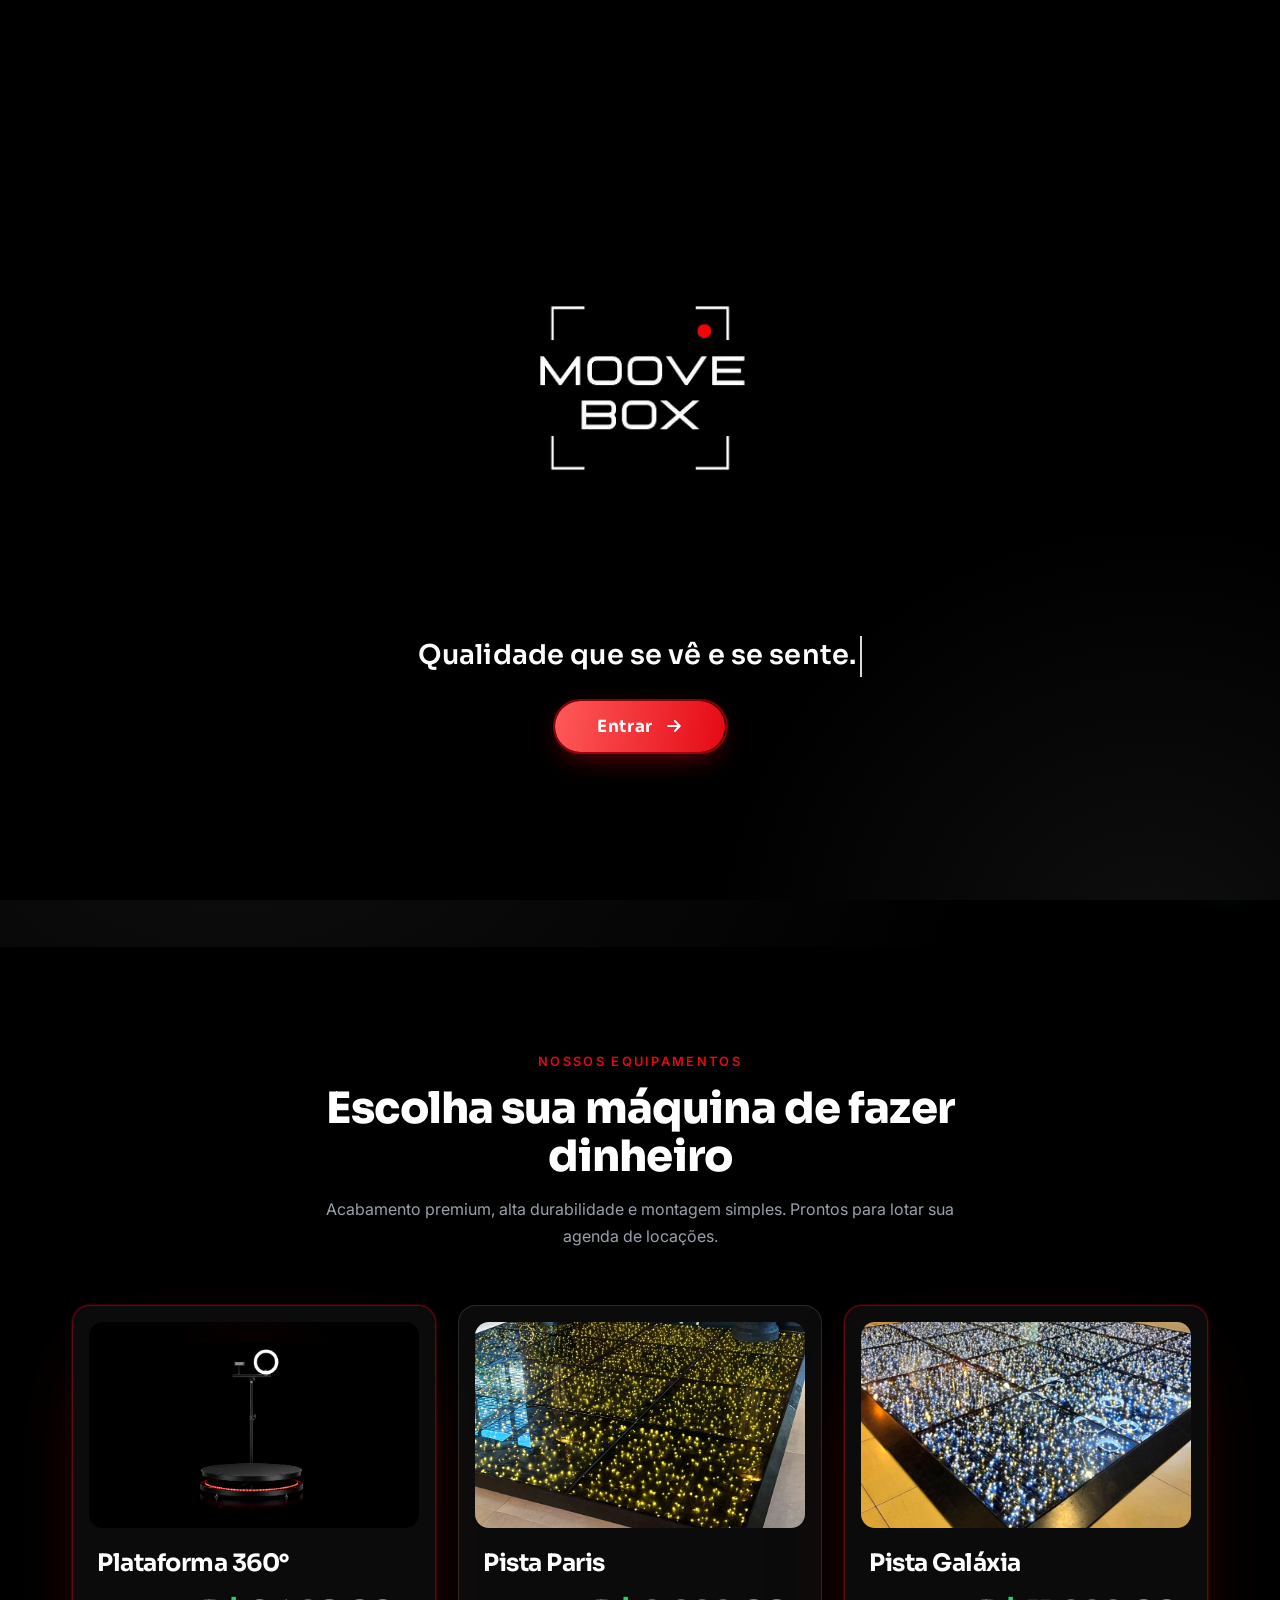
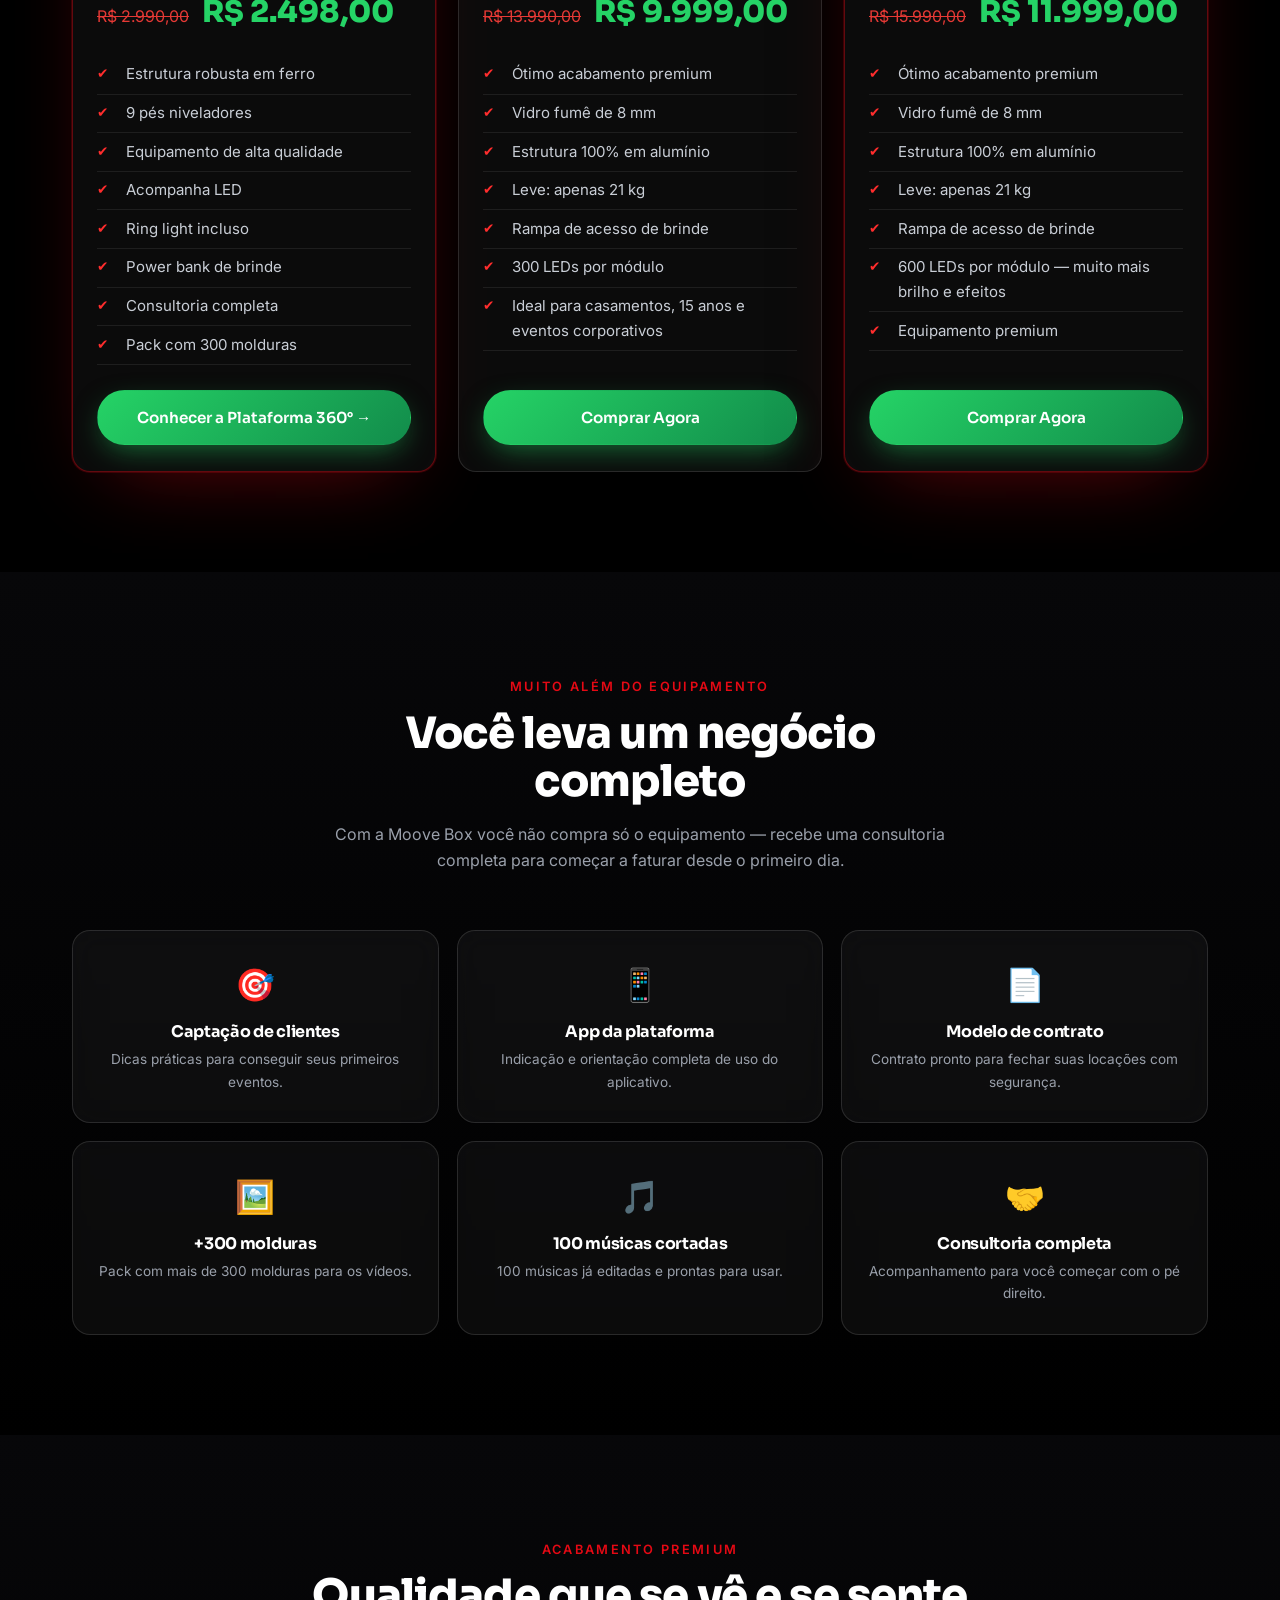
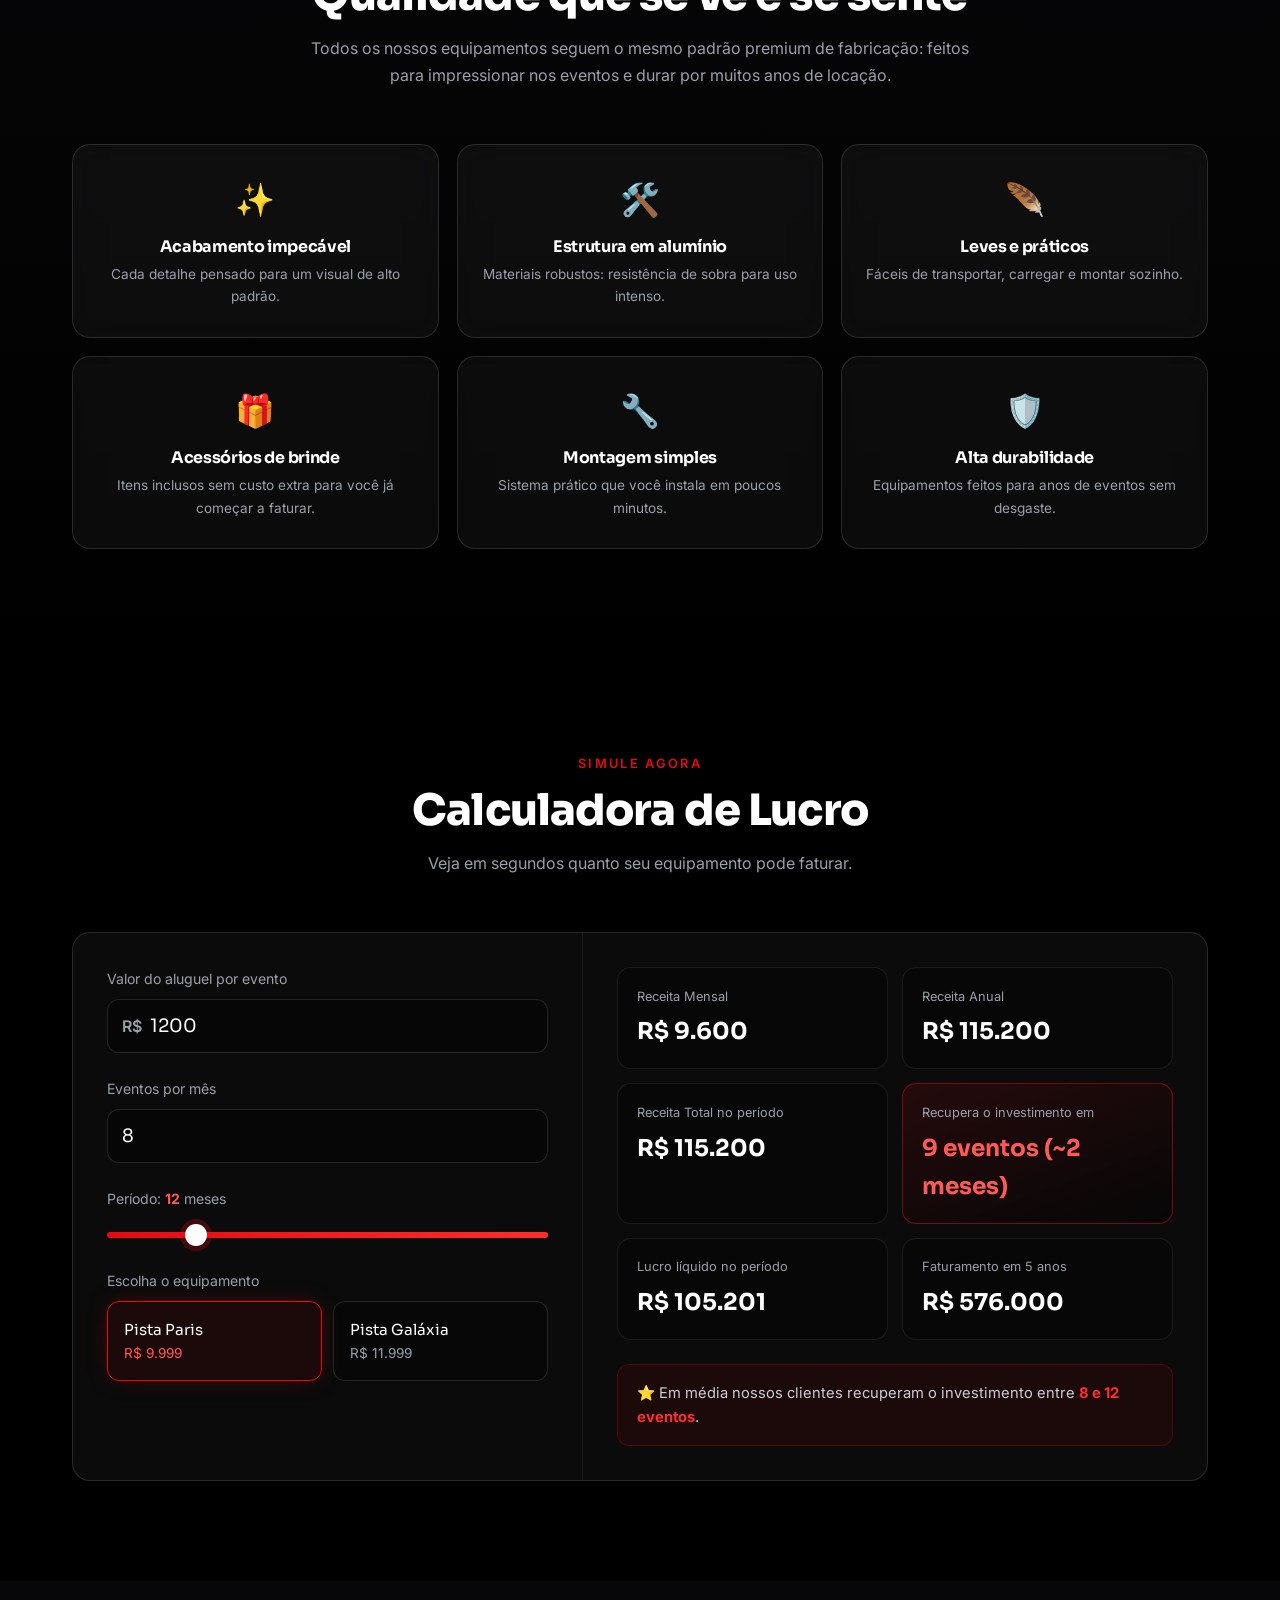
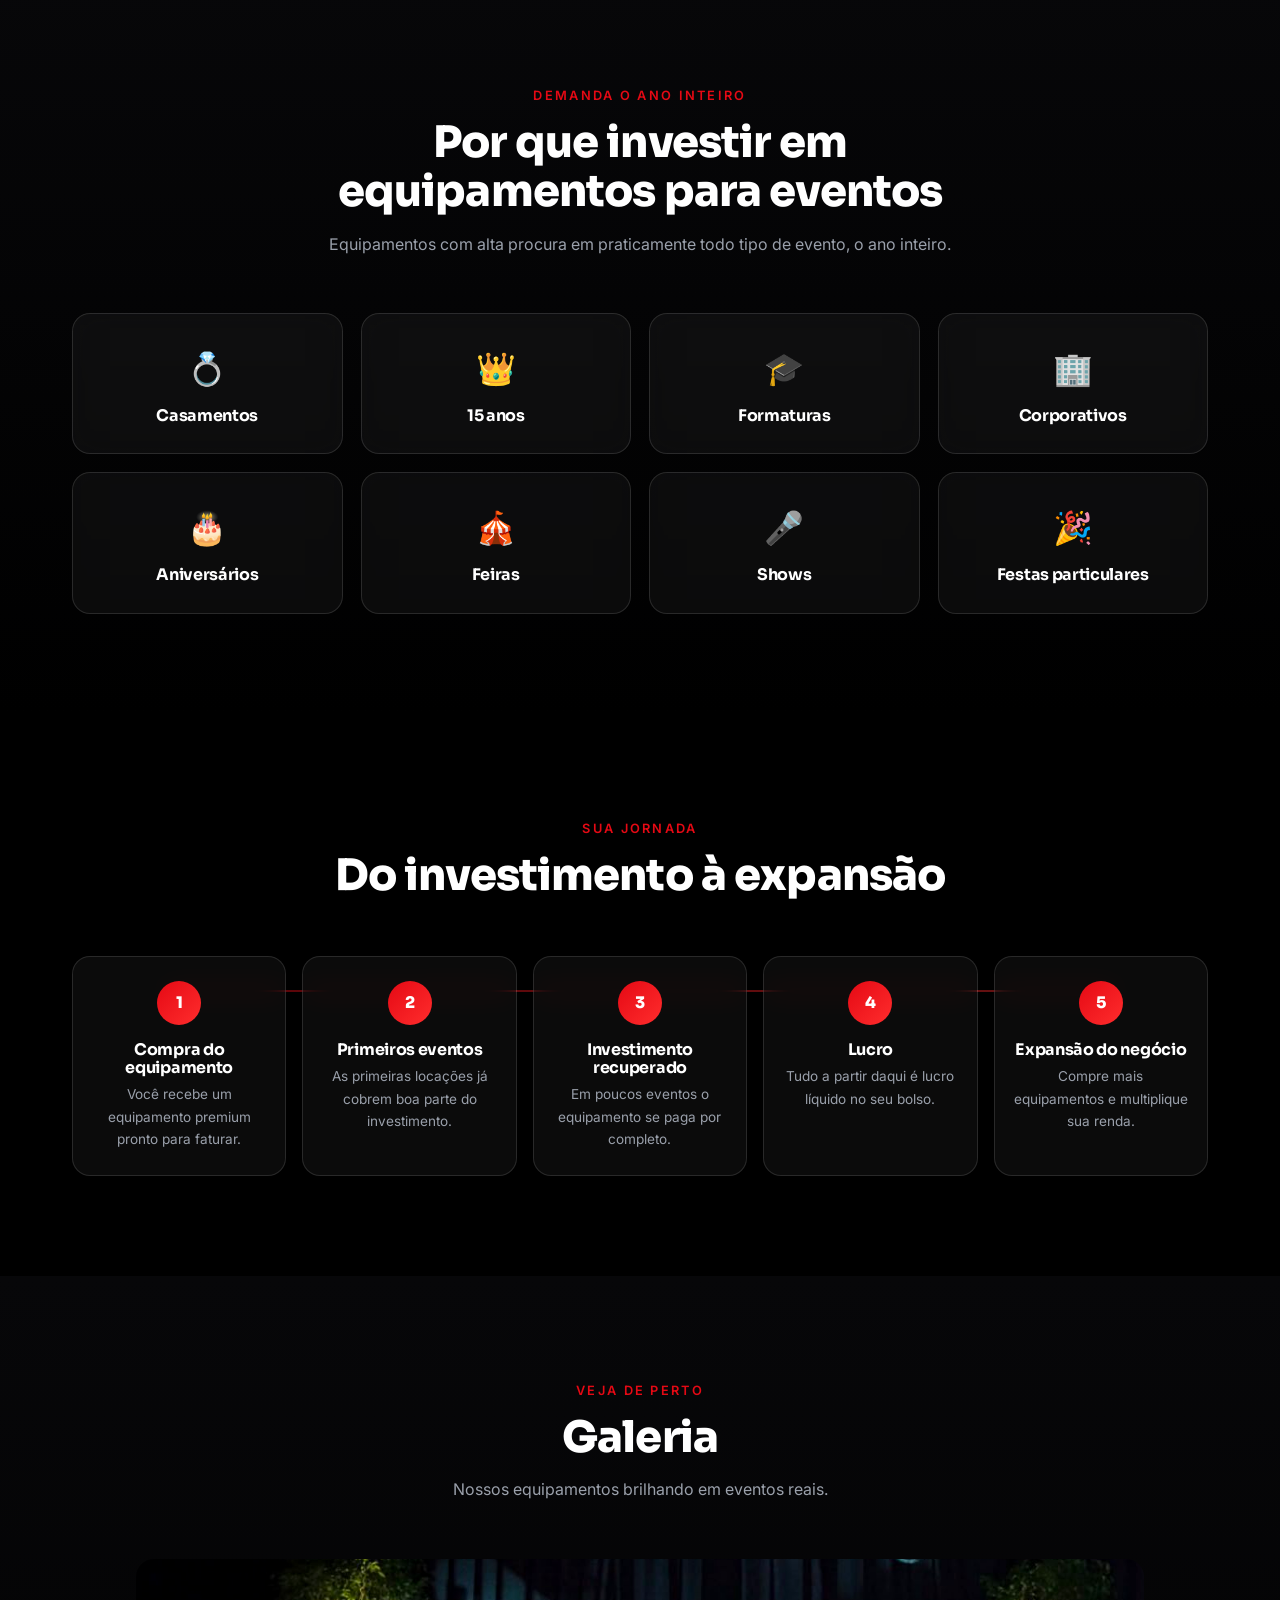
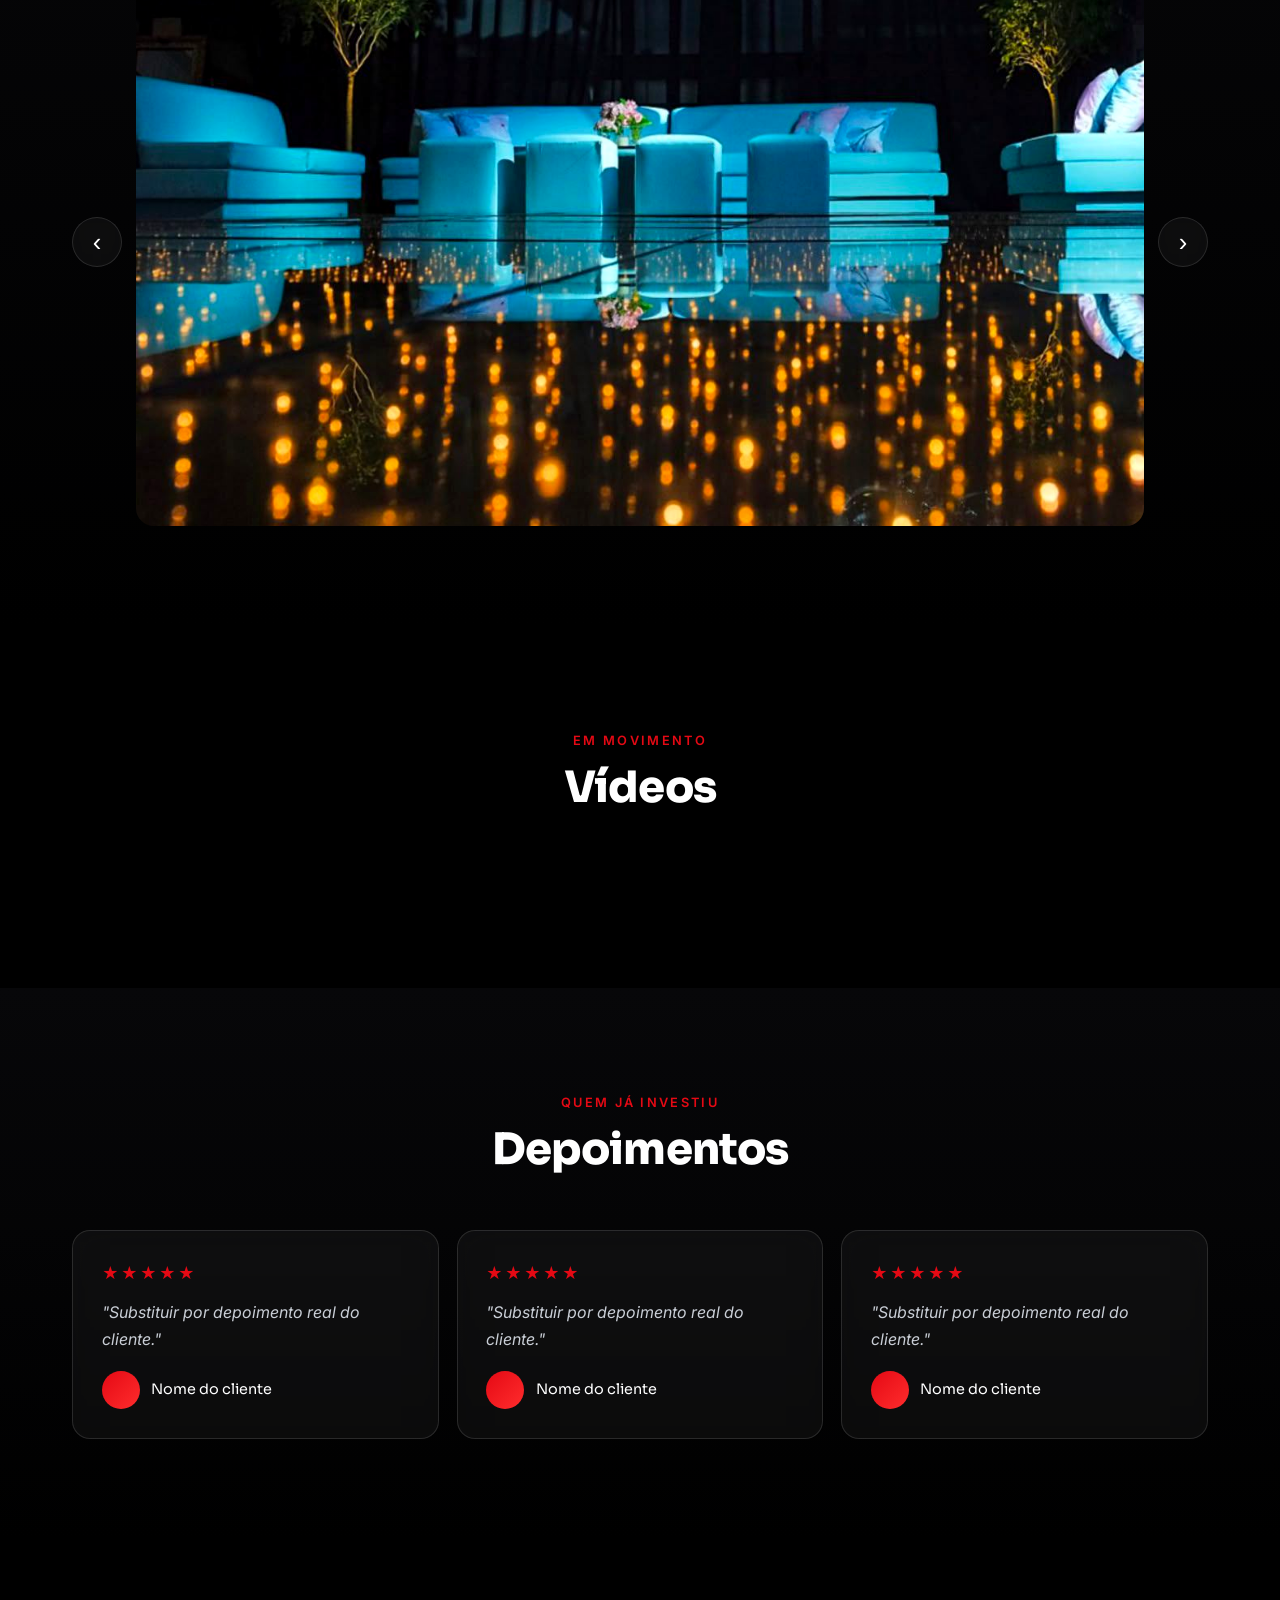
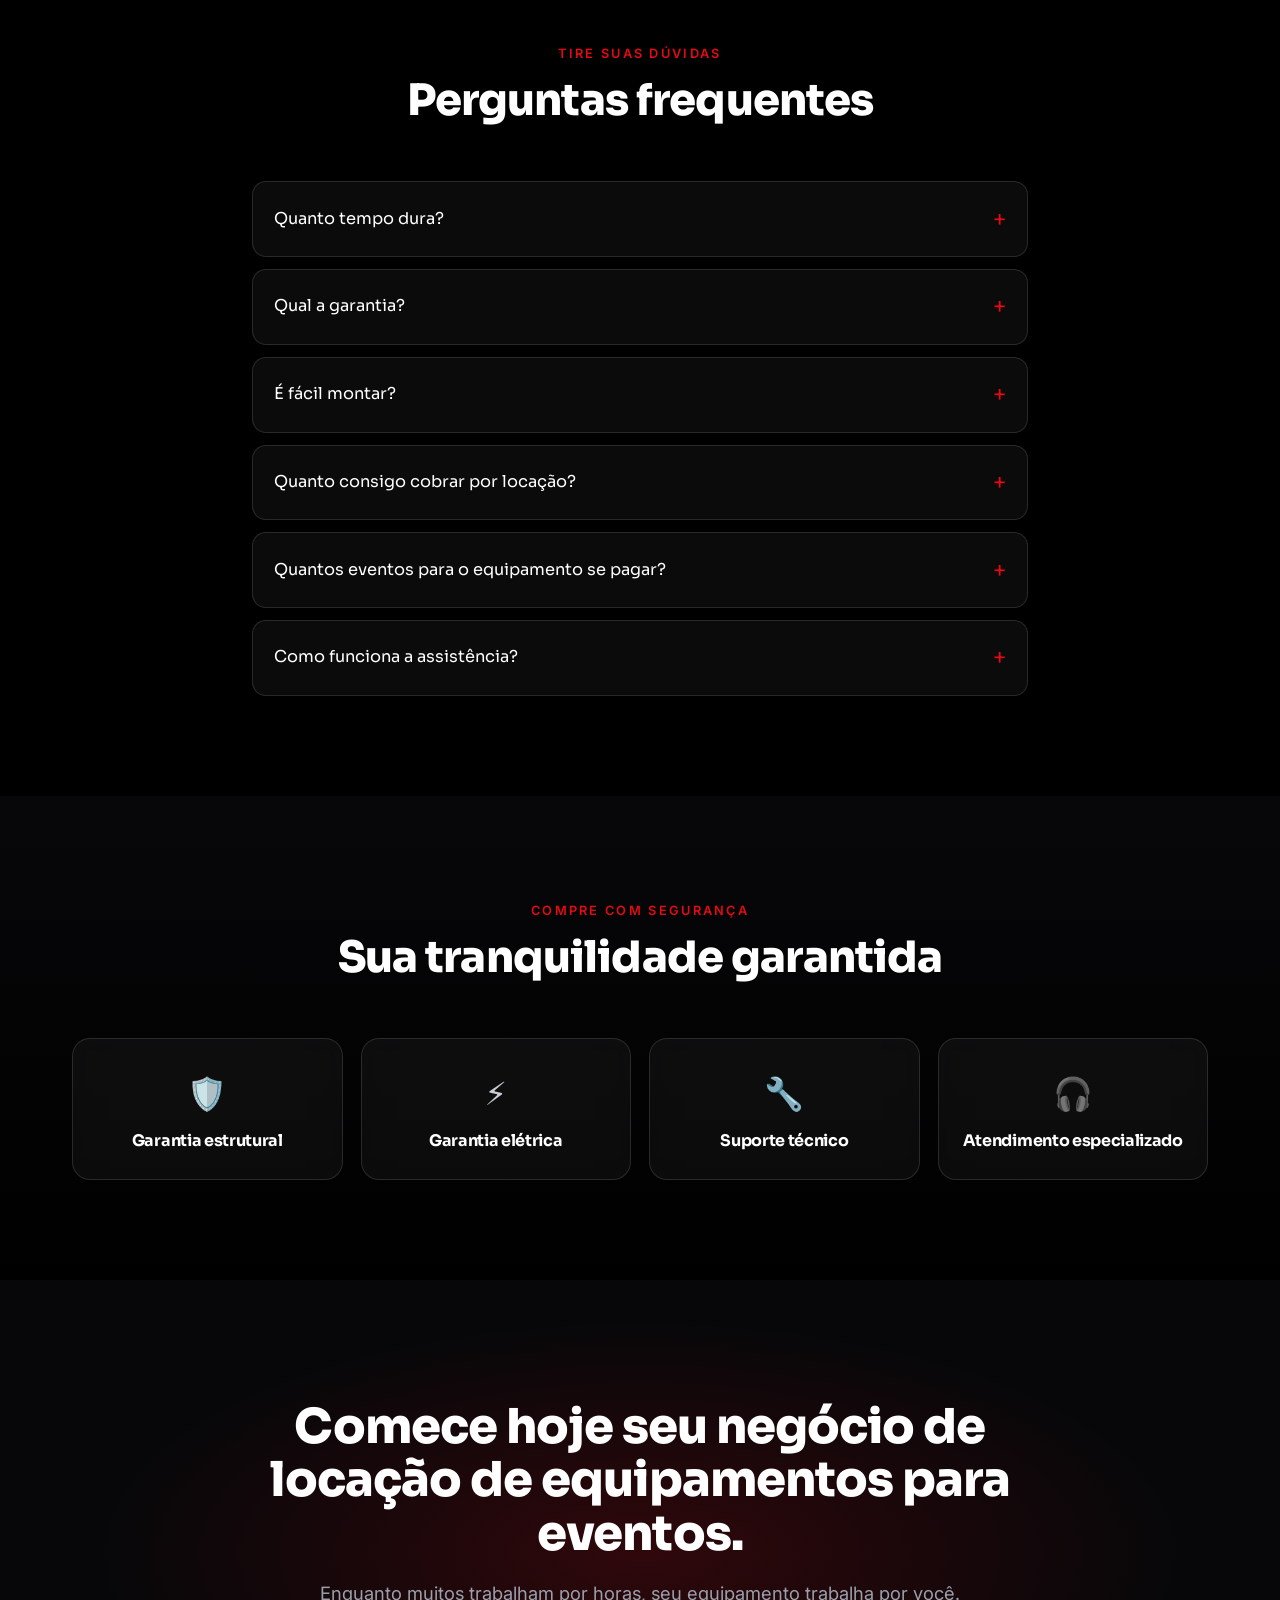
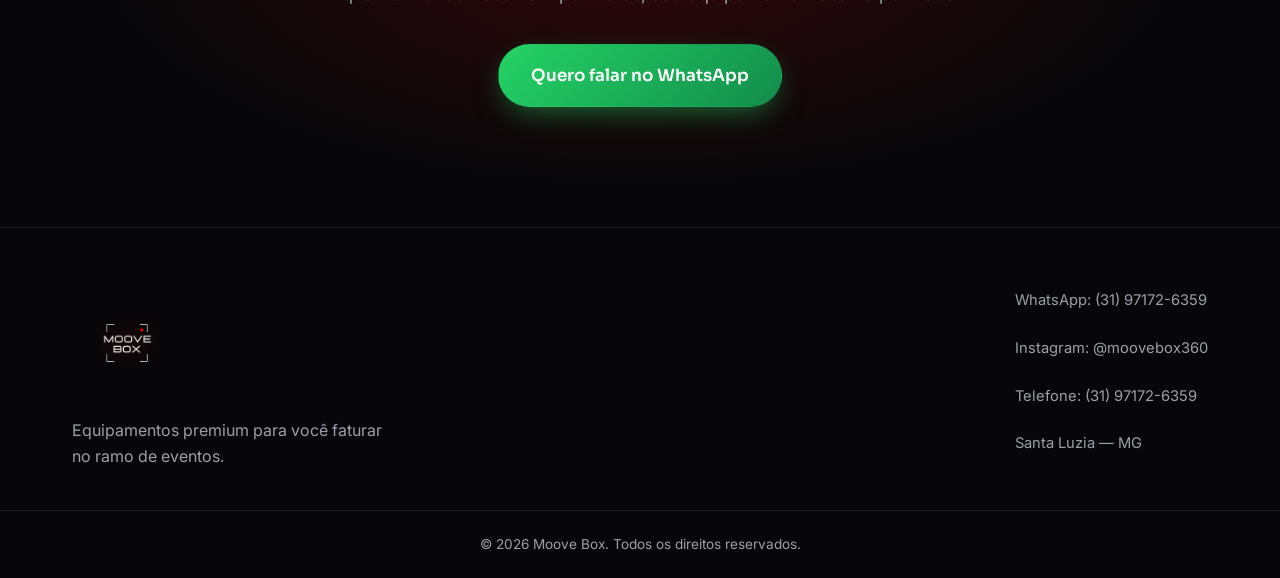
<file: index.html>
<!DOCTYPE html>
<html lang="pt-BR">
<head>
  <meta charset="UTF-8" />
  <meta name="viewport" content="width=device-width, initial-scale=1.0" />
  <meta name="description" content="Equipamentos premium para eventos. Transforme um único investimento em uma renda recorrente locando equipamentos de alta qualidade para festas e eventos." />
  <title>Moove Box — Equipamentos premium para você faturar em eventos</title>

  <!-- Tipografia moderna -->
  <link rel="preconnect" href="https://fonts.googleapis.com" />
  <link rel="preconnect" href="https://fonts.gstatic.com" crossorigin />
  <link href="https://fonts.googleapis.com/css2?family=Sora:wght@400;600;700;800&family=Inter:wght@400;500;600&display=swap" rel="stylesheet" />

  <link rel="stylesheet" href="style.css" />
</head>
<body>

  <!-- ===================== INTRO / ABERTURA ===================== -->
  <div class="intro" id="intro">
    <div class="intro-bg"></div>
    <div class="intro-content">
      <div class="intro-stage">
        <img src="logo.png" alt="Moove Box" class="intro-logo" />
      </div>
      <p class="intro-tag">Qualidade que se vê e se sente.</p>
      <button class="intro-enter" id="introEnter" type="button">
        <span>Entrar</span>
        <svg width="20" height="20" viewBox="0 0 24 24" fill="none" stroke="currentColor" stroke-width="2.2" stroke-linecap="round" stroke-linejoin="round" aria-hidden="true"><path d="M5 12h14M13 6l6 6-6 6"/></svg>
      </button>
    </div>
  </div>

  <!-- ===================== CABEÇALHO ===================== -->
  <header class="nav" id="topo">
    <div class="container nav-inner">
      <!-- LOGO: PNG com fundo transparente (gerado a partir da logo.jpeg) -->
      <a href="#topo" class="logo brand">
        <img src="logo.png" alt="Moove Box" class="logo-img" />
      </a>

      <nav class="menu" id="menu">
        <a href="#produtos">Produtos</a>
        <a href="#bonus">Bônus</a>
        <a href="#qualidade">Qualidade</a>
        <a href="#calculadora">Calcular Lucro</a>
        <a href="#porque">Por que investir</a>
        <a href="#faq">FAQ</a>
      </nav>

      <a href="https://wa.me/5531971726359?text=Ol%C3%A1!%20Quero%20solicitar%20um%20or%C3%A7amento%20dos%20equipamentos%20da%20Moove%20Box." target="_blank" rel="noopener" class="btn btn-gold nav-cta">Solicitar Orçamento</a>

      <button class="menu-toggle" id="menuToggle" aria-label="Abrir menu">
        <span></span><span></span><span></span>
      </button>
    </div>
  </header>

  <!-- ===================== HERO ===================== -->
  <section class="hero">
    <div class="hero-bg"></div>
    <div class="hero-glow"></div>
    <div class="container hero-inner">
      <div class="hero-copy reveal">
        <span class="badge">⚡ Equipamentos que trabalham por você</span>
        <h1>Transforme um único investimento em uma <span class="grad-text">renda recorrente.</span></h1>
        <p class="lead">Equipamentos premium para você locar em eventos. Com poucas locações o equipamento se paga e continua gerando lucro por anos.</p>
        <div class="hero-actions">
          <a href="#produtos" class="btn btn-gold btn-lg">Quero meu equipamento</a>
          <a href="#calculadora" class="btn btn-ghost btn-lg">Calcular meu lucro</a>
        </div>
      </div>

      <div class="hero-visual reveal">
        <div class="hero-photo hero-photo--people">
          <span class="people-glow" aria-hidden="true"></span>
          <img src="imagens/destaque2.png" alt="Breno e Alexandre, fundadores da Moove Box" />
        </div>
      </div>
    </div>
    <div class="scroll-hint">Role para descobrir ↓</div>
  </section>

  <!-- ===================== PRODUTOS ===================== -->
  <section class="section" id="produtos">
    <div class="container">
      <div class="section-head reveal">
        <span class="eyebrow">Nossos equipamentos</span>
        <h2>Escolha sua máquina de fazer dinheiro</h2>
        <p class="section-sub">Acabamento premium, alta durabilidade e montagem simples. Prontos para lotar sua agenda de locações.</p>
      </div>

      <div class="products">
        <!-- Plataforma 360° -->
        <article class="product-card glass featured reveal">
          <span class="ribbon">Mais completo</span>
          <a class="card-cover" href="plataforma-360.html" aria-label="Ver a página da Plataforma 360°"></a>
          <div class="product-media">
            <a href="plataforma-360.html" class="photo-frame" aria-label="Ver a página da Plataforma 360°">
              <img class="product-photo photo-360" src="imagens/plataforma3d.png" alt="Plataforma 360° Moove Box" />
            </a>
          </div>
          <div class="product-body">
            <h3>Plataforma 360°</h3>
            <div class="price">
              <span class="price-old">R$ 2.990,00</span>
              <span class="price-now">R$ 2.498,00</span>
            </div>
            <ul class="features">
              <li>Estrutura robusta em ferro</li>
              <li>9 pés niveladores</li>
              <li>Equipamento de alta qualidade</li>
              <li>Acompanha LED</li>
              <li>Ring light incluso</li>
              <li>Power bank de brinde</li>
              <li>Consultoria completa</li>
              <li>Pack com 300 molduras</li>
            </ul>
            <a href="plataforma-360.html" class="btn btn-green btn-block">Conhecer a Plataforma 360° →</a>
          </div>
        </article>

        <!-- Pista Paris -->
        <article class="product-card glass reveal">
          <div class="product-media">
            <div class="photo-frame"><img class="product-photo" src="imagens/paris.jpg" alt="Pista Paris — piso de LED dourado" /></div>
          </div>
          <div class="product-body">
            <h3>Pista Paris</h3>
            <div class="price">
              <span class="price-old">R$ 13.990,00</span>
              <span class="price-now">R$ 9.999,00</span>
            </div>
            <ul class="features">
              <li>Ótimo acabamento premium</li>
              <li>Vidro fumê de 8 mm</li>
              <li>Estrutura 100% em alumínio</li>
              <li>Leve: apenas 21 kg</li>
              <li>Rampa de acesso de brinde</li>
              <li>300 LEDs por módulo</li>
              <li>Ideal para casamentos, 15 anos e eventos corporativos</li>
            </ul>
            <a href="https://wa.me/5531971726359?text=Ol%C3%A1!%20Tenho%20interesse%20na%20Pista%20Paris%20da%20Moove%20Box." target="_blank" rel="noopener" class="btn btn-green btn-block">Comprar Agora</a>
          </div>
        </article>

        <!-- Pista Galáxia -->
        <article class="product-card glass featured reveal">
          <span class="ribbon">Premium</span>
          <div class="product-media">
            <div class="photo-frame"><img class="product-photo" src="imagens/galaxia.jpg" alt="Pista Galáxia — piso de LED com efeito estrelado" /></div>
          </div>
          <div class="product-body">
            <h3>Pista Galáxia</h3>
            <div class="price">
              <span class="price-old">R$ 15.990,00</span>
              <span class="price-now">R$ 11.999,00</span>
            </div>
            <ul class="features">
              <li>Ótimo acabamento premium</li>
              <li>Vidro fumê de 8 mm</li>
              <li>Estrutura 100% em alumínio</li>
              <li>Leve: apenas 21 kg</li>
              <li>Rampa de acesso de brinde</li>
              <li>600 LEDs por módulo — muito mais brilho e efeitos</li>
              <li>Equipamento premium</li>
            </ul>
            <a href="https://wa.me/5531971726359?text=Ol%C3%A1!%20Tenho%20interesse%20na%20Pista%20Gal%C3%A1xia%20da%20Moove%20Box." target="_blank" rel="noopener" class="btn btn-green btn-block">Comprar Agora</a>
          </div>
        </article>
      </div>
    </div>
  </section>

  <!-- ===================== BÔNUS / CONSULTORIA ===================== -->
  <section class="section section-alt" id="bonus">
    <div class="container">
      <div class="section-head reveal">
        <span class="eyebrow">Muito além do equipamento</span>
        <h2>Você leva um negócio completo</h2>
        <p class="section-sub">Com a Moove Box você não compra só o equipamento — recebe uma consultoria completa para começar a faturar desde o primeiro dia.</p>
      </div>

      <div class="cards-grid cols-3">
        <div class="mini-card glass reveal"><span class="ic">🎯</span><h4>Captação de clientes</h4><p>Dicas práticas para conseguir seus primeiros eventos.</p></div>
        <div class="mini-card glass reveal"><span class="ic">📱</span><h4>App da plataforma</h4><p>Indicação e orientação completa de uso do aplicativo.</p></div>
        <div class="mini-card glass reveal"><span class="ic">📄</span><h4>Modelo de contrato</h4><p>Contrato pronto para fechar suas locações com segurança.</p></div>
        <div class="mini-card glass reveal"><span class="ic">🖼️</span><h4>+300 molduras</h4><p>Pack com mais de 300 molduras para os vídeos.</p></div>
        <div class="mini-card glass reveal"><span class="ic">🎵</span><h4>100 músicas cortadas</h4><p>100 músicas já editadas e prontas para usar.</p></div>
        <div class="mini-card glass reveal"><span class="ic">🤝</span><h4>Consultoria completa</h4><p>Acompanhamento para você começar com o pé direito.</p></div>
      </div>
    </div>
  </section>

  <!-- ===================== QUALIDADE ===================== -->
  <section class="section section-alt" id="qualidade">
    <div class="container">
      <div class="section-head reveal">
        <span class="eyebrow">Acabamento premium</span>
        <h2>Qualidade que se vê e se sente</h2>
        <p class="section-sub">Todos os nossos equipamentos seguem o mesmo padrão premium de fabricação: feitos para impressionar nos eventos e durar por muitos anos de locação.</p>
      </div>

      <div class="cards-grid cols-3">
        <div class="mini-card glass reveal"><span class="ic">✨</span><h4>Acabamento impecável</h4><p>Cada detalhe pensado para um visual de alto padrão.</p></div>
        <div class="mini-card glass reveal"><span class="ic">🛠️</span><h4>Estrutura em alumínio</h4><p>Materiais robustos: resistência de sobra para uso intenso.</p></div>
        <div class="mini-card glass reveal"><span class="ic">🪶</span><h4>Leves e práticos</h4><p>Fáceis de transportar, carregar e montar sozinho.</p></div>
        <div class="mini-card glass reveal"><span class="ic">🎁</span><h4>Acessórios de brinde</h4><p>Itens inclusos sem custo extra para você já começar a faturar.</p></div>
        <div class="mini-card glass reveal"><span class="ic">🔧</span><h4>Montagem simples</h4><p>Sistema prático que você instala em poucos minutos.</p></div>
        <div class="mini-card glass reveal"><span class="ic">🛡️</span><h4>Alta durabilidade</h4><p>Equipamentos feitos para anos de eventos sem desgaste.</p></div>
      </div>
    </div>
  </section>

  <!-- ===================== CALCULADORA DE LUCRO ===================== -->
  <section class="section" id="calculadora">
    <div class="container">
      <div class="section-head reveal">
        <span class="eyebrow">Simule agora</span>
        <h2>Calculadora de Lucro</h2>
        <p class="section-sub">Veja em segundos quanto seu equipamento pode faturar.</p>
      </div>

      <div class="calc glass reveal">
        <div class="calc-controls">
          <div class="field">
            <label for="aluguel">Valor do aluguel por evento</label>
            <div class="input-money">
              <span>R$</span>
              <input type="number" id="aluguel" value="1200" min="0" step="50" />
            </div>
          </div>

          <div class="field">
            <label for="eventos">Eventos por mês</label>
            <div class="input-money">
              <input type="number" id="eventos" value="8" min="0" step="1" />
            </div>
          </div>

          <div class="field">
            <label for="meses">Período: <strong id="mesesLabel">12</strong> meses</label>
            <input type="range" id="meses" value="12" min="1" max="60" step="1" class="slider" />
          </div>

          <div class="field">
            <label>Escolha o equipamento</label>
            <div class="pista-pick">
              <label class="pick active">
                <input type="radio" name="pista" value="9999" checked />
                <span class="pick-title">Pista Paris</span>
                <span class="pick-price">R$ 9.999</span>
              </label>
              <label class="pick">
                <input type="radio" name="pista" value="11999" />
                <span class="pick-title">Pista Galáxia</span>
                <span class="pick-price">R$ 11.999</span>
              </label>
            </div>
          </div>
        </div>

        <div class="calc-results">
          <div class="result-grid">
            <div class="result-card">
              <span class="result-label">Receita Mensal</span>
              <span class="result-value" data-money id="rMensal">0</span>
            </div>
            <div class="result-card">
              <span class="result-label">Receita Anual</span>
              <span class="result-value" data-money id="rAnual">0</span>
            </div>
            <div class="result-card">
              <span class="result-label">Receita Total no período</span>
              <span class="result-value" data-money id="rTotal">0</span>
            </div>
            <div class="result-card highlight">
              <span class="result-label">Recupera o investimento em</span>
              <span class="result-value" id="rPayback">0</span>
            </div>
            <div class="result-card">
              <span class="result-label">Lucro líquido no período</span>
              <span class="result-value" data-money id="rLucro">0</span>
            </div>
            <div class="result-card">
              <span class="result-label">Faturamento em 5 anos</span>
              <span class="result-value" data-money id="r5anos">0</span>
            </div>
          </div>

          <div class="calc-note">
            ⭐ Em média nossos clientes recuperam o investimento entre <strong>8 e 12 eventos</strong>.
          </div>
        </div>
      </div>
    </div>
  </section>

  <!-- ===================== POR QUE INVESTIR ===================== -->
  <section class="section section-alt" id="porque">
    <div class="container">
      <div class="section-head reveal">
        <span class="eyebrow">Demanda o ano inteiro</span>
        <h2>Por que investir em equipamentos para eventos</h2>
        <p class="section-sub">Equipamentos com alta procura em praticamente todo tipo de evento, o ano inteiro.</p>
      </div>

      <div class="cards-grid">
        <div class="mini-card glass reveal"><span class="ic">💍</span><h4>Casamentos</h4></div>
        <div class="mini-card glass reveal"><span class="ic">👑</span><h4>15 anos</h4></div>
        <div class="mini-card glass reveal"><span class="ic">🎓</span><h4>Formaturas</h4></div>
        <div class="mini-card glass reveal"><span class="ic">🏢</span><h4>Corporativos</h4></div>
        <div class="mini-card glass reveal"><span class="ic">🎂</span><h4>Aniversários</h4></div>
        <div class="mini-card glass reveal"><span class="ic">🎪</span><h4>Feiras</h4></div>
        <div class="mini-card glass reveal"><span class="ic">🎤</span><h4>Shows</h4></div>
        <div class="mini-card glass reveal"><span class="ic">🎉</span><h4>Festas particulares</h4></div>
      </div>
    </div>
  </section>

  <!-- ===================== SIMULAÇÃO / TIMELINE ===================== -->
  <section class="section" id="simulacao">
    <div class="container">
      <div class="section-head reveal">
        <span class="eyebrow">Sua jornada</span>
        <h2>Do investimento à expansão</h2>
      </div>

      <div class="timeline">
        <div class="tl-step glass reveal"><span class="tl-num">1</span><h4>Compra do equipamento</h4><p>Você recebe um equipamento premium pronto para faturar.</p></div>
        <div class="tl-step glass reveal"><span class="tl-num">2</span><h4>Primeiros eventos</h4><p>As primeiras locações já cobrem boa parte do investimento.</p></div>
        <div class="tl-step glass reveal"><span class="tl-num">3</span><h4>Investimento recuperado</h4><p>Em poucos eventos o equipamento se paga por completo.</p></div>
        <div class="tl-step glass reveal"><span class="tl-num">4</span><h4>Lucro</h4><p>Tudo a partir daqui é lucro líquido no seu bolso.</p></div>
        <div class="tl-step glass reveal"><span class="tl-num">5</span><h4>Expansão do negócio</h4><p>Compre mais equipamentos e multiplique sua renda.</p></div>
      </div>
    </div>
  </section>

  <!-- ===================== GALERIA ===================== -->
  <section class="section section-alt" id="galeria">
    <div class="container">
      <div class="section-head reveal">
        <span class="eyebrow">Veja de perto</span>
        <h2>Galeria</h2>
        <p class="section-sub">Nossos equipamentos brilhando em eventos reais.</p>
      </div>

      <div class="carousel reveal">
        <button class="car-btn prev" id="carPrev" aria-label="Anterior">‹</button>
        <div class="car-viewport">
          <div class="car-track" id="carTrack">
            <img class="car-photo" src="imagens/galeria-1.jpg" alt="Lounge de evento com pista de LED Moove Box" />
            <img class="car-photo" src="imagens/galeria-2.jpg" alt="Pista de LED dourada instalada em ambiente" />
            <img class="car-photo" src="imagens/destaque.jpg" alt="Pista de LED dourada Moove Box" />
            <img class="car-photo" src="imagens/galaxia.jpg" alt="Pista de LED com efeito estrelado" />
          </div>
        </div>
        <button class="car-btn next" id="carNext" aria-label="Próximo">›</button>
      </div>
    </div>
  </section>

  <!-- ===================== VÍDEOS ===================== -->
  <section class="section" id="videos">
    <div class="container">
      <div class="section-head reveal">
        <span class="eyebrow">Em movimento</span>
        <h2>Vídeos</h2>
      </div>
      <div class="video-grid">
        <blockquote class="instagram-media" data-instgrm-permalink="https://www.instagram.com/reel/DLC9hqesf46/?utm_source=ig_embed&amp;utm_campaign=loading" data-instgrm-version="14" style="margin:0 auto;max-width:540px;width:100%;"></blockquote>
        <blockquote class="instagram-media" data-instgrm-permalink="https://www.instagram.com/reel/DYIzl1DsNfL/?utm_source=ig_embed&amp;utm_campaign=loading" data-instgrm-version="14" style="margin:0 auto;max-width:540px;width:100%;"></blockquote>
        <blockquote class="instagram-media" data-instgrm-permalink="https://www.instagram.com/reel/DO9v6zyj07J/?utm_source=ig_embed&amp;utm_campaign=loading" data-instgrm-version="14" style="margin:0 auto;max-width:540px;width:100%;"></blockquote>
        <blockquote class="instagram-media" data-instgrm-permalink="https://www.instagram.com/reel/DO9sWGsj4nO/?utm_source=ig_embed&amp;utm_campaign=loading" data-instgrm-version="14" style="margin:0 auto;max-width:540px;width:100%;"></blockquote>
      </div>
    </div>
  </section>

  <!-- ===================== DEPOIMENTOS ===================== -->
  <section class="section section-alt" id="depoimentos">
    <div class="container">
      <div class="section-head reveal">
        <span class="eyebrow">Quem já investiu</span>
        <h2>Depoimentos</h2>
      </div>
      <div class="cards-grid cols-3">
        <!-- INSERIR: Depoimentos reais aqui (nome, foto e texto) -->
        <figure class="testimonial glass reveal">
          <div class="stars">★★★★★</div>
          <blockquote>"Substituir por depoimento real do cliente."</blockquote>
          <figcaption><span class="avatar"></span> Nome do cliente</figcaption>
        </figure>
        <figure class="testimonial glass reveal">
          <div class="stars">★★★★★</div>
          <blockquote>"Substituir por depoimento real do cliente."</blockquote>
          <figcaption><span class="avatar"></span> Nome do cliente</figcaption>
        </figure>
        <figure class="testimonial glass reveal">
          <div class="stars">★★★★★</div>
          <blockquote>"Substituir por depoimento real do cliente."</blockquote>
          <figcaption><span class="avatar"></span> Nome do cliente</figcaption>
        </figure>
      </div>
    </div>
  </section>

  <!-- ===================== FAQ ===================== -->
  <section class="section" id="faq">
    <div class="container narrow">
      <div class="section-head reveal">
        <span class="eyebrow">Tire suas dúvidas</span>
        <h2>Perguntas frequentes</h2>
      </div>

      <div class="faq reveal">
        <details class="faq-item"><summary>Quanto tempo dura?</summary><p>Nossos equipamentos são feitos com materiais de alta qualidade e estrutura robusta, prontos para durar muitos anos de uso intenso.</p></details>
        <details class="faq-item"><summary>Qual a garantia?</summary><p>Oferecemos garantia do equipamento e suporte técnico especializado.</p></details>
        <details class="faq-item"><summary>É fácil montar?</summary><p>Sim. Os equipamentos têm montagem simples e prática, que você mesmo faz em poucos minutos.</p></details>
        <details class="faq-item"><summary>Quanto consigo cobrar por locação?</summary><p>O valor varia por região e tipo de evento, mas é comum cobrar a partir de R$ 1.200 por locação.</p></details>
        <details class="faq-item"><summary>Quantos eventos para o equipamento se pagar?</summary><p>Em média, nossos clientes recuperam o investimento entre 8 e 12 eventos.</p></details>
        <details class="faq-item"><summary>Como funciona a assistência?</summary><p>Atendimento especializado e suporte técnico sempre que você precisar.</p></details>
      </div>
    </div>
  </section>

  <!-- ===================== GARANTIA ===================== -->
  <section class="section section-alt" id="garantia">
    <div class="container">
      <div class="section-head reveal">
        <span class="eyebrow">Compre com segurança</span>
        <h2>Sua tranquilidade garantida</h2>
      </div>
      <div class="cards-grid cols-4">
        <div class="guarantee glass reveal"><span class="ic">🛡️</span><h4>Garantia estrutural</h4></div>
        <div class="guarantee glass reveal"><span class="ic">⚡</span><h4>Garantia elétrica</h4></div>
        <div class="guarantee glass reveal"><span class="ic">🔧</span><h4>Suporte técnico</h4></div>
        <div class="guarantee glass reveal"><span class="ic">🎧</span><h4>Atendimento especializado</h4></div>
      </div>
    </div>
  </section>

  <!-- ===================== CHAMADA FINAL ===================== -->
  <section class="cta-final">
    <div class="cta-glow"></div>
    <div class="container reveal">
      <h2>Comece hoje seu negócio de locação de equipamentos para eventos.</h2>
      <p>Enquanto muitos trabalham por horas, seu equipamento trabalha por você.</p>
      <a href="https://wa.me/5531971726359?text=Ol%C3%A1!%20Quero%20come%C3%A7ar%20meu%20neg%C3%B3cio%20com%20os%20equipamentos%20da%20Moove%20Box." target="_blank" rel="noopener" class="btn btn-green btn-lg btn-pulse">Quero falar no WhatsApp</a>
    </div>
  </section>

  <!-- ===================== RODAPÉ ===================== -->
  <footer class="footer">
    <div class="container footer-inner">
      <div>
        <!-- LOGO: PNG com fundo transparente -->
        <a href="#topo" class="logo logo-footer"><img src="logo.png" alt="Moove Box" class="logo-img" /></a>
        <p class="footer-tag">Equipamentos premium para você faturar no ramo de eventos.</p>
      </div>
      <ul class="footer-links">
        <li><a href="https://wa.me/5531971726359" target="_blank" rel="noopener">WhatsApp: (31) 97172-6359</a></li>
        <li><a href="https://instagram.com/moovebox360" target="_blank" rel="noopener">Instagram: @moovebox360</a></li>
        <li><a href="tel:+5531971726359">Telefone: (31) 97172-6359</a></li>
        <li>Santa Luzia — MG</li>
      </ul>
    </div>
    <div class="footer-bottom">© 2026 Moove Box. Todos os direitos reservados.</div>
  </footer>

  <a href="https://wa.me/5531971726359?text=Ol%C3%A1!%20Vim%20pelo%20site%20e%20quero%20saber%20mais%20sobre%20os%20equipamentos%20da%20Moove%20Box." class="whats-float" target="_blank" rel="noopener" aria-label="Falar no WhatsApp">
    <svg viewBox="0 0 32 32" width="32" height="32" fill="currentColor" aria-hidden="true">
      <path d="M16.04 4C9.93 4 4.98 8.95 4.98 15.06c0 1.95.51 3.86 1.48 5.54L4.9 26.9l6.46-1.53a11.1 11.1 0 0 0 4.68 1.05h.01c6.11 0 11.06-4.95 11.06-11.06 0-2.95-1.15-5.73-3.24-7.82A11 11 0 0 0 16.04 4Zm0 20.27h-.01c-1.5 0-2.97-.4-4.26-1.17l-.31-.18-3.83.91.94-3.73-.2-.32a9.2 9.2 0 0 1-1.41-4.92c0-5.08 4.13-9.21 9.21-9.21 2.46 0 4.77.96 6.51 2.7a9.16 9.16 0 0 1 2.7 6.52c0 5.08-4.13 9.2-9.21 9.2Zm5.05-6.89c-.28-.14-1.64-.81-1.89-.9-.25-.09-.43-.14-.61.14-.18.28-.7.9-.86 1.08-.16.18-.32.2-.59.07-.28-.14-1.17-.43-2.22-1.37-.82-.73-1.38-1.64-1.54-1.92-.16-.28-.02-.43.12-.57.13-.13.28-.32.41-.48.14-.16.18-.28.28-.46.09-.18.05-.34-.02-.48-.07-.14-.61-1.48-.84-2.02-.22-.53-.45-.46-.61-.47-.16-.01-.34-.01-.52-.01-.18 0-.48.07-.73.34-.25.28-.96.94-.96 2.29 0 1.35.98 2.65 1.12 2.84.14.18 1.94 2.96 4.7 4.15.66.28 1.17.45 1.57.58.66.21 1.26.18 1.74.11.53-.08 1.64-.67 1.87-1.32.23-.65.23-1.2.16-1.32-.07-.12-.25-.18-.53-.32Z"/>
    </svg>
  </a>

  <script src="script.js"></script>
  <script async src="//www.instagram.com/embed.js"></script>
</body>
</html>
</file>
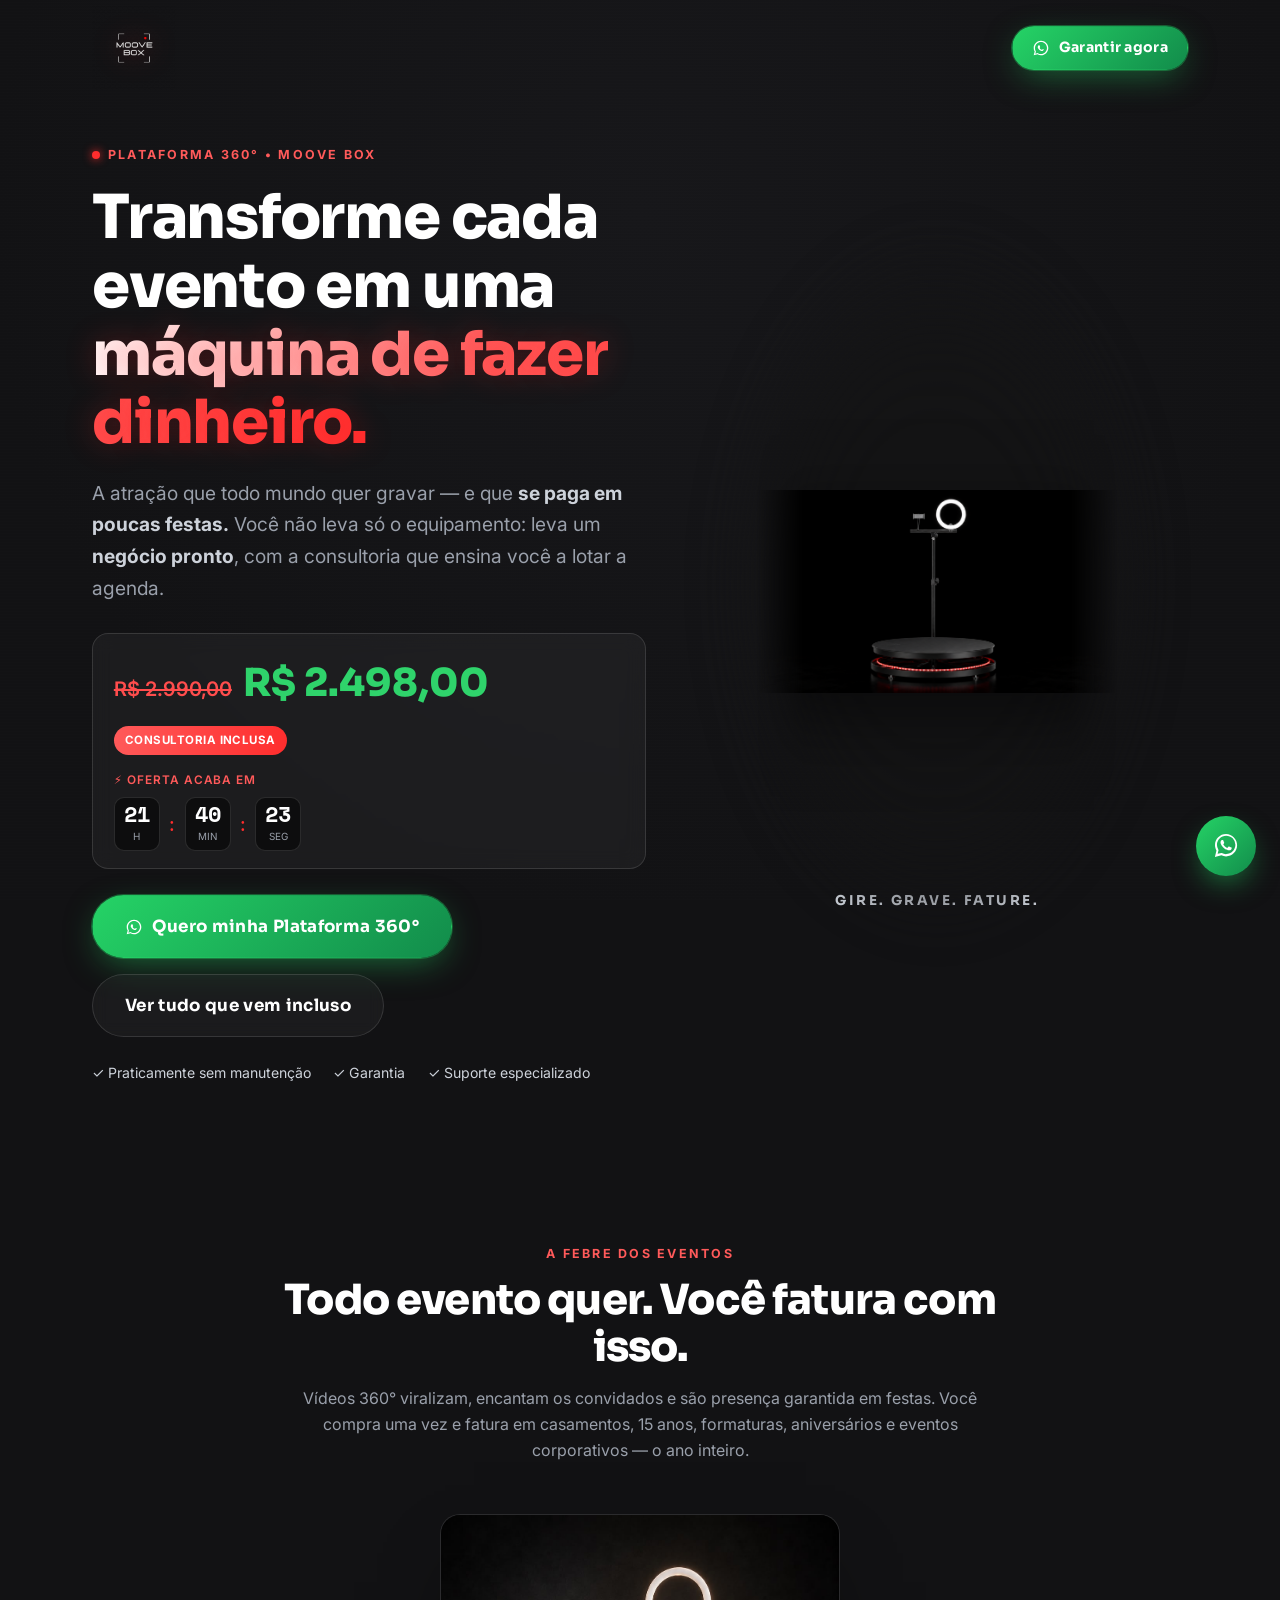
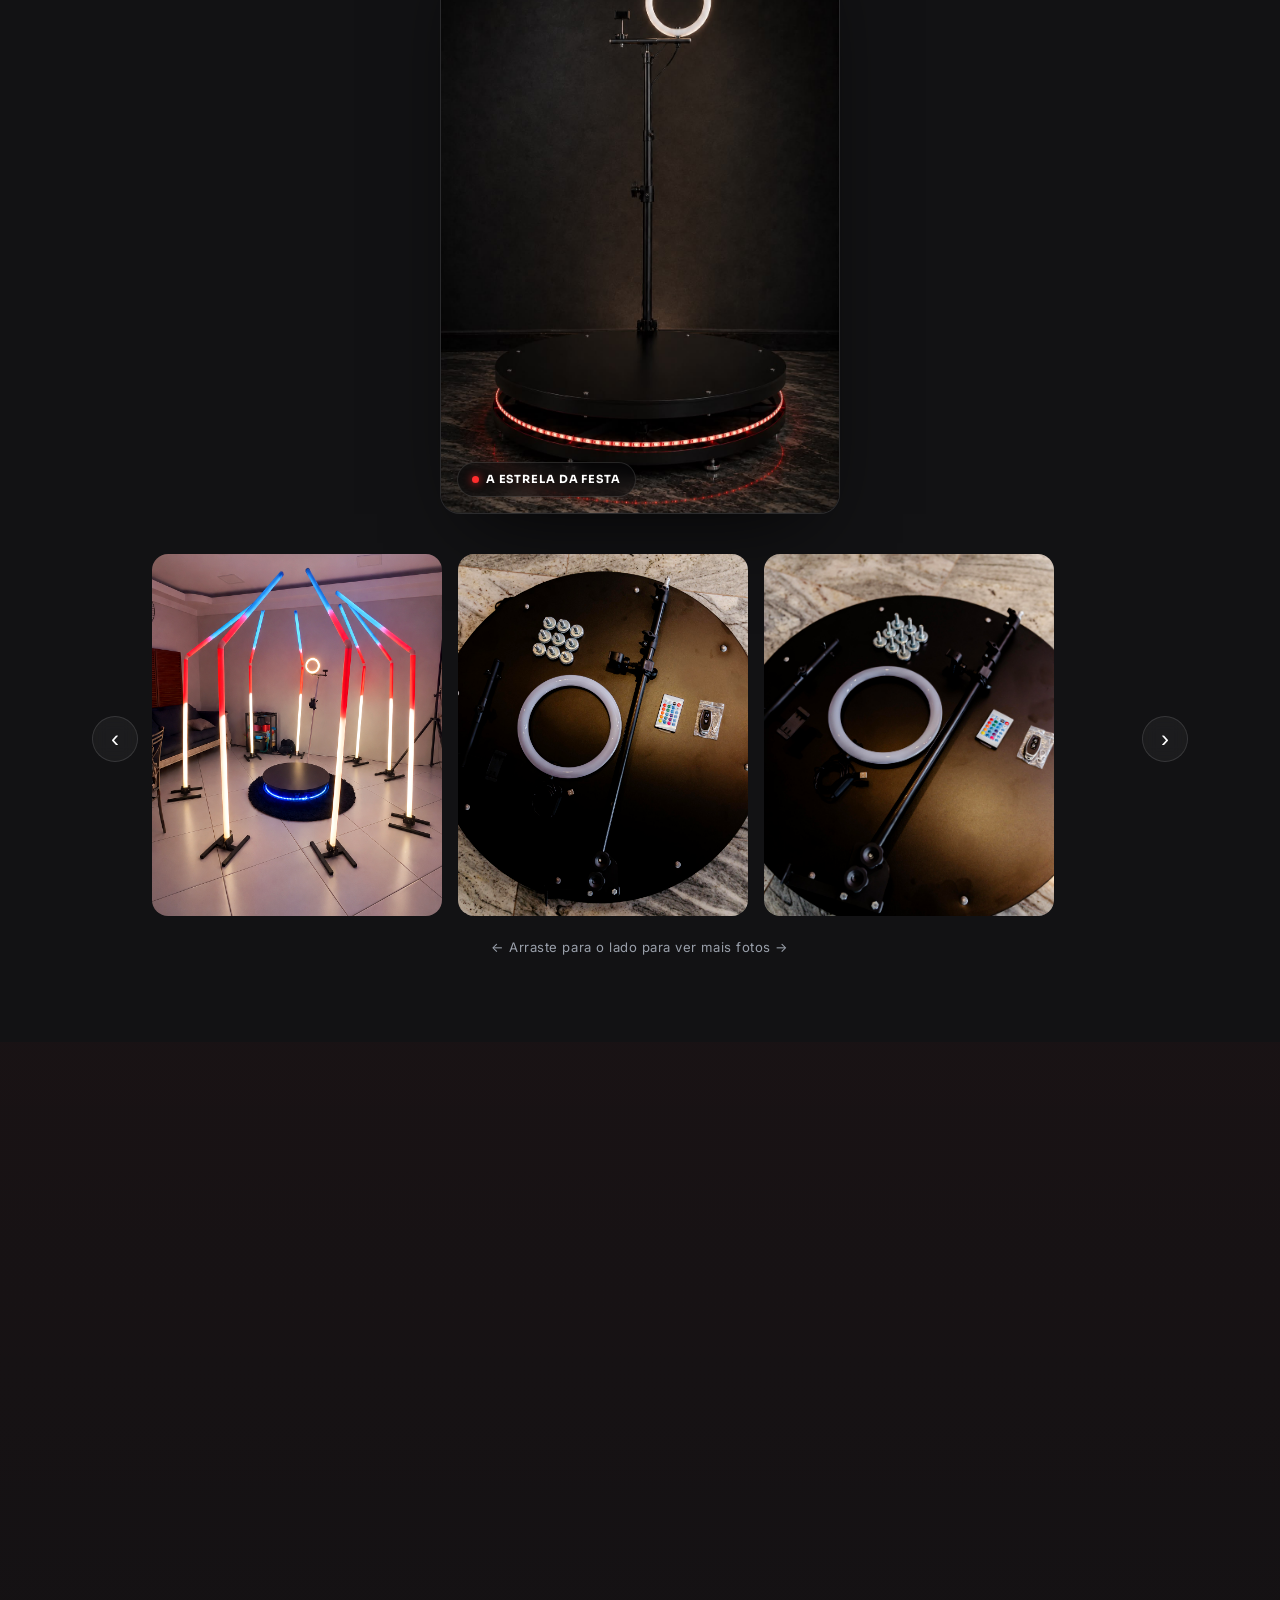
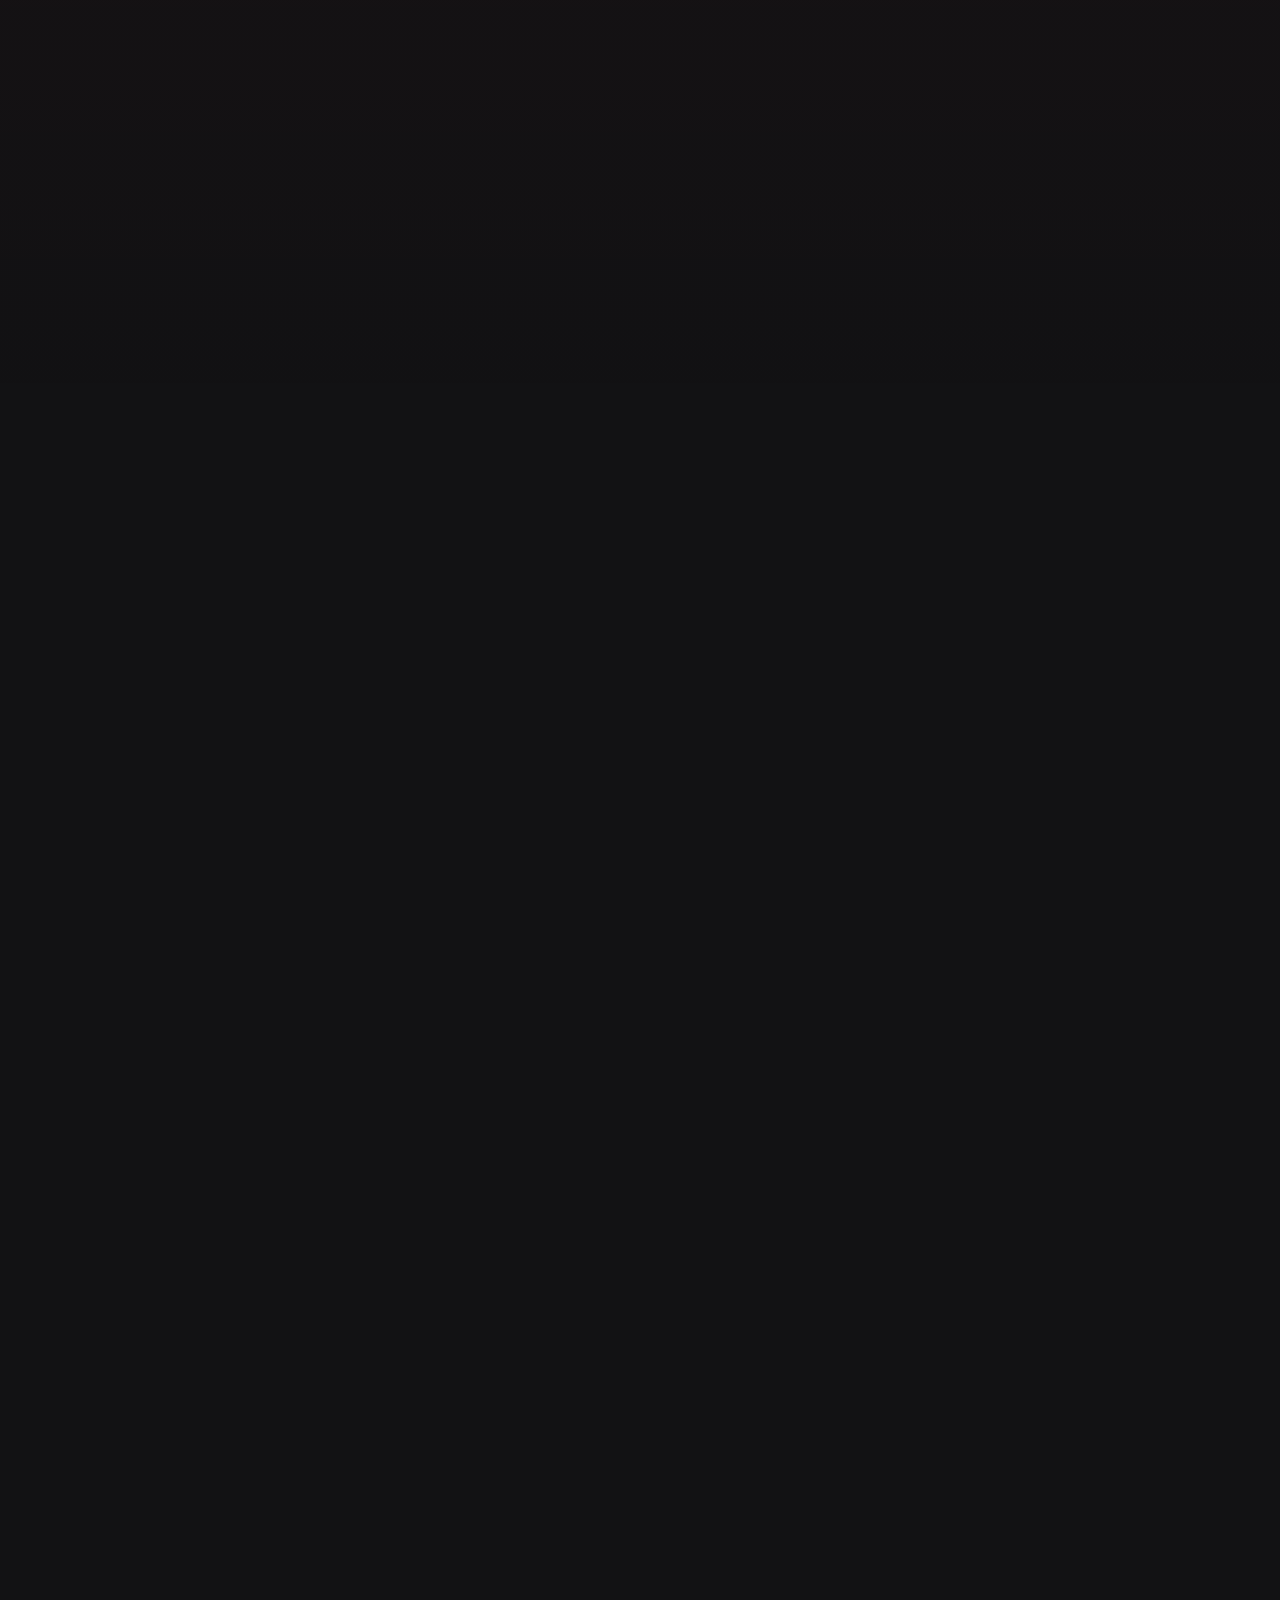
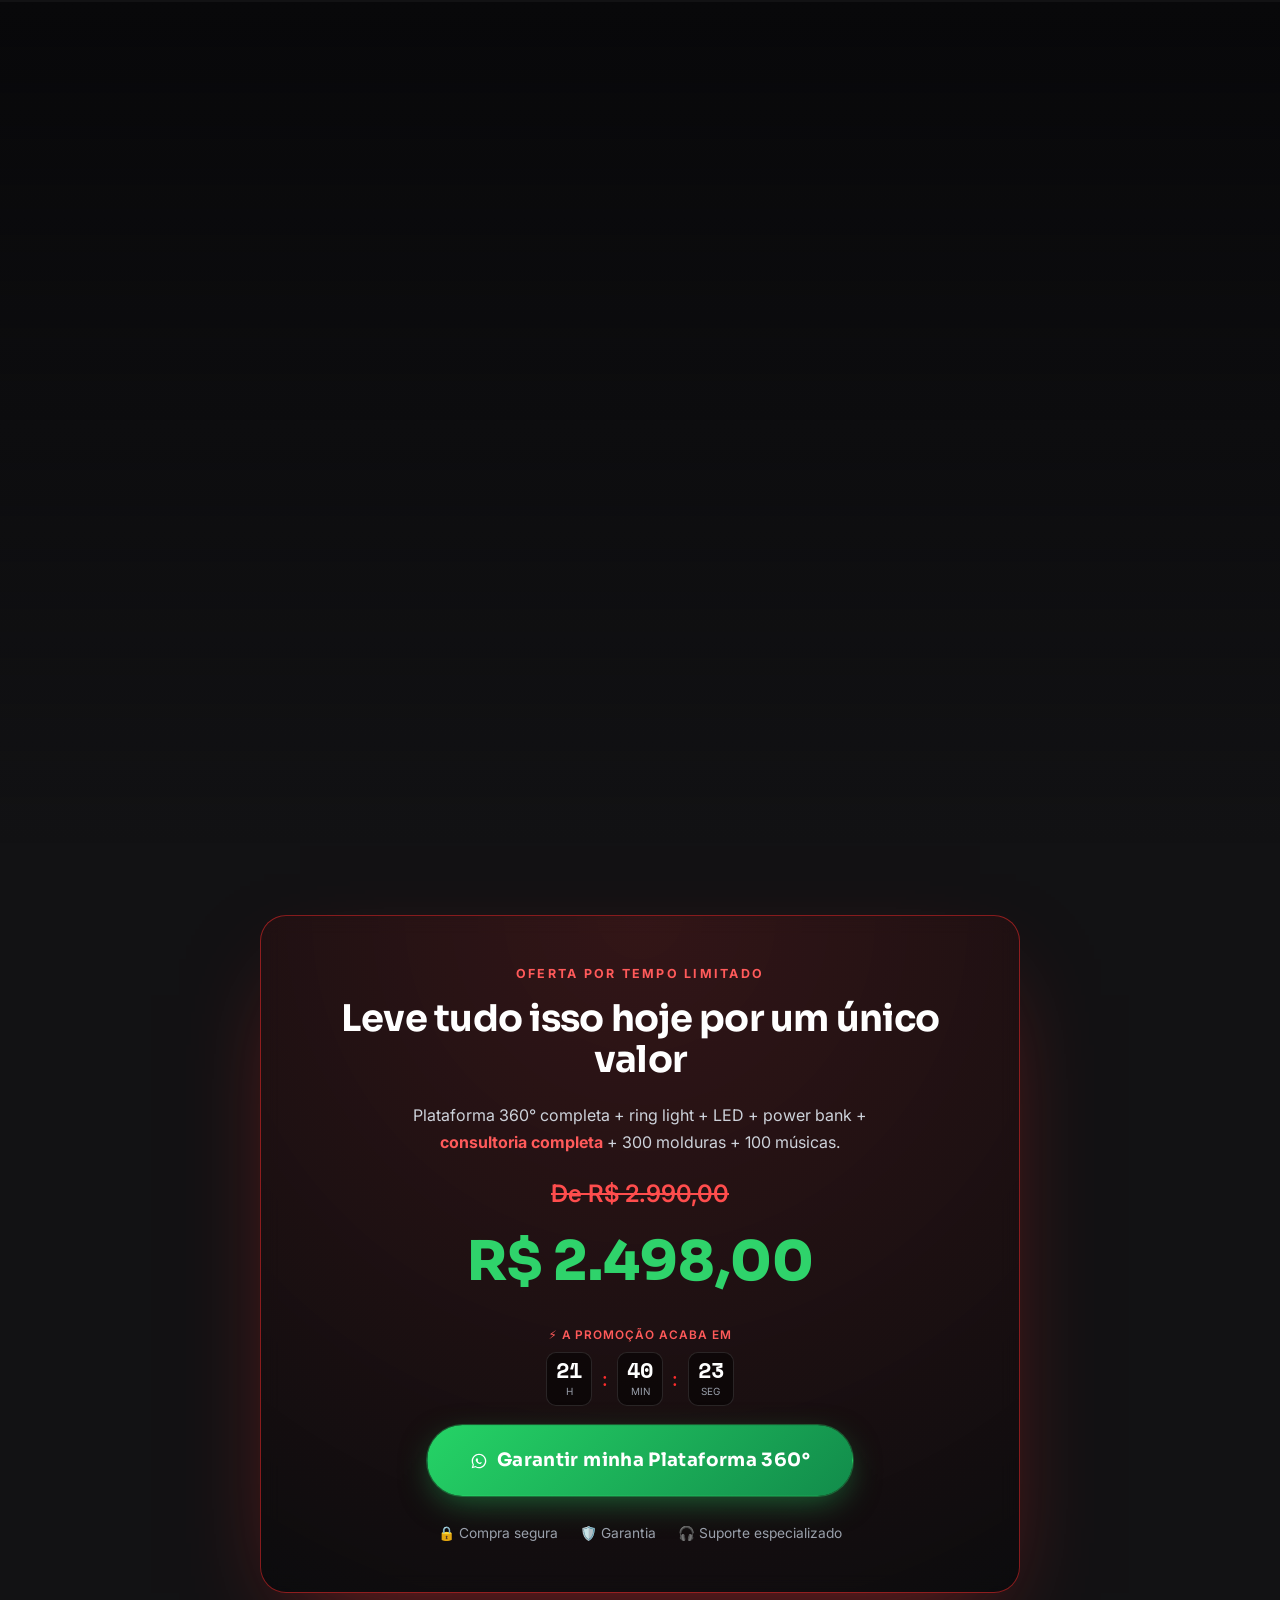
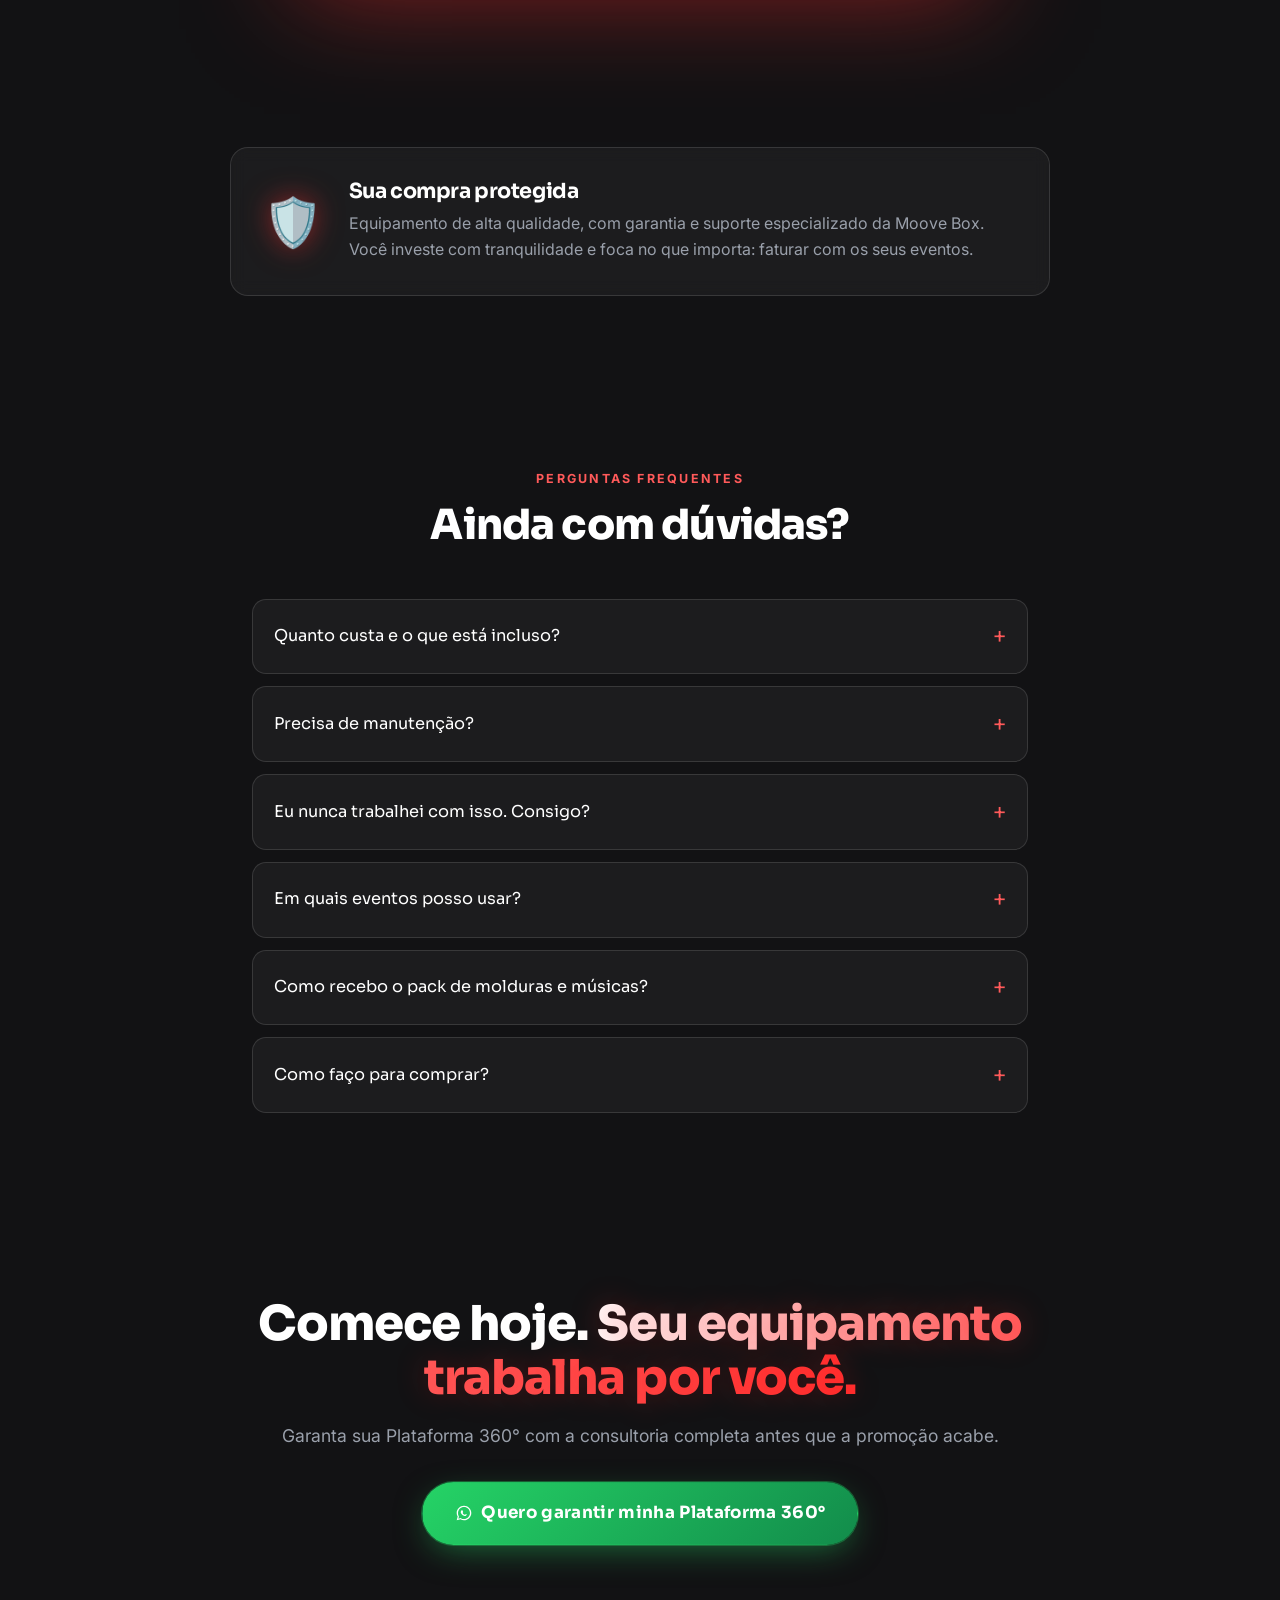
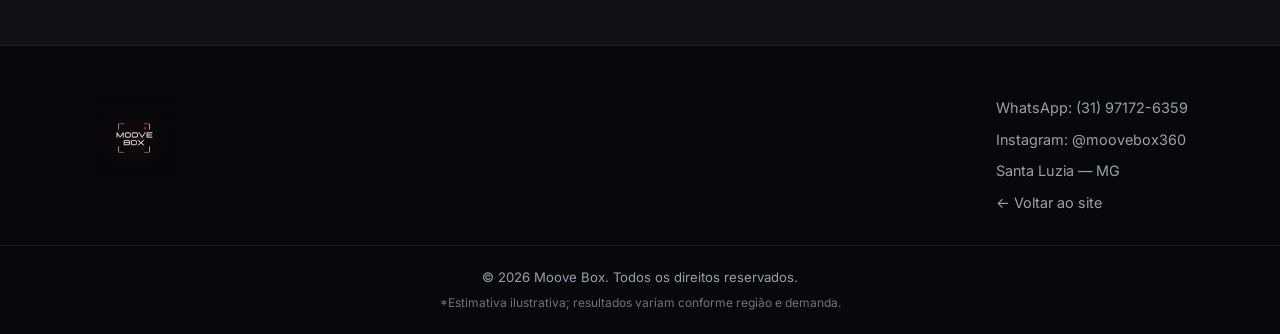
<file: plataforma-360.html>
<!DOCTYPE html>
<html lang="pt-BR">
<head>
  <meta charset="UTF-8" />
  <meta name="viewport" content="width=device-width, initial-scale=1.0" />
  <meta name="description" content="Plataforma 360° Moove Box: transforme cada evento em renda. Estrutura em ferro, ring light, LED e consultoria completa inclusa. De R$ 2.990 por R$ 2.498." />
  <title>Plataforma 360° — Moove Box | Transforme eventos em renda</title>

  <link rel="preconnect" href="https://fonts.googleapis.com" />
  <link rel="preconnect" href="https://fonts.gstatic.com" crossorigin />
  <link href="https://fonts.googleapis.com/css2?family=Sora:wght@400;600;700;800&family=Inter:wght@400;500;600&family=Space+Mono:wght@700&display=swap" rel="stylesheet" />

  <link rel="stylesheet" href="plataforma-360.css" />
</head>
<body>

  <!-- Fundo tecnológico -->
  <div class="tech-bg" aria-hidden="true">
    <div class="tech-grid"></div>
    <div class="tech-orb orb-1"></div>
    <div class="tech-orb orb-2"></div>
    <div class="tech-scan"></div>
  </div>

  <!-- ===================== TOPO ===================== -->
  <header class="lp-nav" id="topo">
    <div class="lp-container nav-inner">
      <a href="index.html" class="logo" aria-label="Moove Box - voltar ao site">
        <img src="logo.png" alt="Moove Box" class="logo-img" />
      </a>
      <a href="https://wa.me/5531971726359?text=Ol%C3%A1!%20Quero%20garantir%20minha%20Plataforma%20360%C2%B0%20da%20Moove%20Box%20(promo%C3%A7%C3%A3o%20R%24%202.498)." target="_blank" rel="noopener" class="btn btn-green nav-cta">
        <span class="wa-ico" aria-hidden="true"></span> Garantir agora
      </a>
    </div>
  </header>

  <!-- ===================== HERO ===================== -->
  <section class="hero">
    <div class="lp-container hero-inner">
      <div class="hero-copy reveal">
        <span class="eyebrow"><span class="dot"></span> PLATAFORMA 360° • MOOVE BOX</span>
        <h1>Transforme cada evento em uma <span class="neon-text">máquina de fazer dinheiro.</span></h1>
        <p class="lead">A atração que todo mundo quer gravar — e que <strong>se paga em poucas festas.</strong> Você não leva só o equipamento: leva um <strong>negócio pronto</strong>, com a consultoria que ensina você a lotar a agenda.</p>

        <div class="offer-box">
          <div class="offer-prices">
            <span class="price-old">R$ 2.990,00</span>
            <span class="price-now">R$ 2.498,00</span>
            <span class="offer-tag">Consultoria inclusa</span>
          </div>
          <div class="countdown" id="countdown" aria-label="Oferta por tempo limitado">
            <span class="cd-label">⚡ Oferta acaba em</span>
            <div class="cd-clock">
              <div><b id="cdH">00</b><small>h</small></div>
              <span class="cd-sep">:</span>
              <div><b id="cdM">00</b><small>min</small></div>
              <span class="cd-sep">:</span>
              <div><b id="cdS">00</b><small>seg</small></div>
            </div>
          </div>
        </div>

        <div class="hero-actions">
          <a href="https://wa.me/5531971726359?text=Ol%C3%A1!%20Quero%20garantir%20minha%20Plataforma%20360%C2%B0%20da%20Moove%20Box%20(promo%C3%A7%C3%A3o%20R%24%202.498)." target="_blank" rel="noopener" class="btn btn-green btn-lg btn-pulse">
            <span class="wa-ico" aria-hidden="true"></span> Quero minha Plataforma 360°
          </a>
          <a href="#incluso" class="btn btn-ghost btn-lg">Ver tudo que vem incluso</a>
        </div>

        <ul class="trust-line">
          <li>✓ Praticamente sem manutenção</li>
          <li>✓ Garantia</li>
          <li>✓ Suporte especializado</li>
        </ul>
      </div>

      <!-- Plataforma 360 em vídeo (loop, com bordas derretendo no fundo) -->
      <div class="hero-rig reveal">
        <div class="platform-hero" id="platformHero">
          <span class="ph-aura"></span>
          <video class="ph-video" autoplay muted loop playsinline preload="auto"
                 poster="imagens/plataforma3d.png" aria-label="Plataforma 360° Moove Box em funcionamento">
            <source src="imagens/Desmontar_e_montar_equipamento_202606302334.mp4" type="video/mp4" />
          </video>
        </div>
        <p class="rig-caption">Gire. Grave. Fature.</p>
      </div>
    </div>
  </section>

  <!-- ===================== POR QUE É FEBRE ===================== -->
  <section class="section">
    <div class="lp-container">
      <div class="section-head reveal">
        <span class="kicker">A febre dos eventos</span>
        <h2>Todo evento quer. Você fatura com isso.</h2>
        <p class="section-sub">Vídeos 360° viralizam, encantam os convidados e são presença garantida em festas. Você compra uma vez e fatura em casamentos, 15 anos, formaturas, aniversários e eventos corporativos — o ano inteiro.</p>
      </div>
      <figure class="showcase-photo showcase-portrait reveal">
        <span class="showcase-tag"><span class="tag-dot"></span> A estrela da festa</span>
        <img src="imagens/fotoplataformaia.jpeg" alt="Plataforma 360° Moove Box completa e montada, com ring light e LED vermelho aceso" loading="lazy" />
      </figure>
      <div class="photo-rail-wrap reveal">
        <button class="rail-btn prev" id="railPrev" aria-label="Ver fotos anteriores">‹</button>
        <div class="photo-rail" id="photoRail">
          <figure class="photo-slot reveal-x"><img class="slot-photo" src="imagens/plat0.png" alt="Plataforma 360° da Moove Box montada com totens de LED coloridos, ring light e base giratória iluminada" loading="lazy" /></figure>
          <figure class="photo-slot reveal-x"><img class="slot-photo" src="imagens/plat1.jpeg" alt="Base da Plataforma 360° com os acessórios: ring light, haste, suporte de celular, controle, power bank, cabo USB e pés niveladores" loading="lazy" /></figure>
          <figure class="photo-slot reveal-x"><img class="slot-photo" src="imagens/plat2.jpeg" alt="Acessórios da Plataforma 360° organizados sobre a base, com ring light, haste em alumínio, controle e pés niveladores" loading="lazy" /></figure>
        </div>
        <button class="rail-btn next" id="railNext" aria-label="Ver mais fotos">›</button>
      </div>
      <p class="rail-hint">← Arraste para o lado para ver mais fotos →</p>
    </div>
  </section>

  <!-- ===================== ESPECIFICAÇÕES TÉCNICAS ===================== -->
  <section class="section section-tech">
    <div class="lp-container">
      <div class="section-head reveal">
        <span class="kicker">Engenharia de verdade</span>
        <h2>Construída para trabalhar (e durar)</h2>
        <p class="section-sub">Nada de equipamento frágil. A Plataforma 360° da Moove Box é robusta, estável e feita para rodar evento após evento.</p>
      </div>

      <div class="tech-showcase">
        <figure class="showcase-photo spec-photo reveal-x">
          <img src="imagens/plataforma-dimensoes.jpeg" alt="Dimensões da Plataforma 360°: base de 82 cm, altura do chão ao tampo 24 cm, peso 23 kg e haste ajustável até 2 metros" loading="lazy" />
        </figure>
        <div class="specs-grid">
        <div class="spec-card reveal">
          <span class="spec-ic"><svg viewBox="0 0 24 24"><path d="M12 2 3 7v10l9 5 9-5V7l-9-5Z"/><path d="M3 7l9 5 9-5M12 12v10"/></svg></span>
          <h4>Estrutura robusta em ferro</h4><p>Base firme e resistente, pronta para uso intenso.</p>
        </div>
        <div class="spec-card reveal">
          <span class="spec-ic"><svg viewBox="0 0 24 24"><path d="M5 4v12M12 4v12M19 4v12"/><circle cx="5" cy="19" r="2"/><circle cx="12" cy="19" r="2"/><circle cx="19" cy="19" r="2"/></svg></span>
          <h4>9 pés niveladores</h4><p>Estabilidade perfeita em qualquer piso, sem balançar.</p>
        </div>
        <div class="spec-card reveal">
          <span class="spec-ic"><svg viewBox="0 0 24 24"><path d="M12 2v20"/><rect x="9" y="3" width="6" height="4" rx="1"/></svg></span>
          <h4>Haste em alumínio</h4><p>Leve, alta e resistente — sobe sem perder firmeza.</p>
        </div>
        <div class="spec-card reveal">
          <span class="spec-ic"><svg viewBox="0 0 24 24"><rect x="7" y="2" width="10" height="20" rx="2"/><path d="M11 18h2"/></svg></span>
          <h4>Suporte de celular robusto</h4><p>Segura qualquer smartphone com firmeza total.</p>
        </div>
        <div class="spec-card reveal">
          <span class="spec-ic"><svg viewBox="0 0 24 24"><rect x="3" y="7" width="16" height="10" rx="2"/><path d="M21 10v4"/><path d="M7 12h4"/></svg></span>
          <h4>Suporte de power bank</h4><p>Energia o evento inteiro, sem ficar sem bateria.</p>
        </div>
        <div class="spec-card reveal">
          <span class="spec-ic"><svg viewBox="0 0 24 24"><rect x="6" y="3" width="12" height="18" rx="3"/><circle cx="12" cy="8" r="1.6"/><path d="M10 13h4M10 16h4"/></svg></span>
          <h4>Controle de acionamento</h4><p>Inicie a gravação na hora certa, sem complicação.</p>
        </div>
        </div>
      </div>
    </div>
  </section>

  <!-- ===================== JÁ VEM NA CAIXA ===================== -->
  <section class="section" id="incluso">
    <div class="lp-container">
      <div class="section-head reveal">
        <span class="kicker">Já vem na caixa</span>
        <h2>Você abre e já sai faturando</h2>
      </div>
      <figure class="showcase-photo box-photo reveal">
        <span class="showcase-tag"><span class="tag-dot"></span> Tudo que acompanha</span>
        <img src="imagens/fotobaseacessorios.jpeg" alt="Base da Plataforma 360° com todos os acessórios: ring light, haste, suporte de celular, controle, power bank, cabo USB e pés niveladores" loading="lazy" />
      </figure>
      <div class="box-grid">
        <div class="box-item reveal"><span class="box-ic"><svg viewBox="0 0 24 24"><circle cx="12" cy="12" r="9"/><circle cx="12" cy="12" r="3"/></svg></span><h4>Ring light</h4><p>Iluminação profissional para vídeos impecáveis.</p></div>
        <div class="box-item reveal"><span class="box-ic"><svg viewBox="0 0 24 24"><path d="M9 18h6M10 22h4"/><path d="M12 2a7 7 0 0 0-4 12c1 1 1 2 1 3h6c0-1 0-2 1-3a7 7 0 0 0-4-12Z"/></svg></span><h4>LED</h4><p>Efeito de luz que dá o toque premium na atração.</p></div>
        <div class="box-item reveal"><span class="box-ic"><svg viewBox="0 0 24 24"><rect x="3" y="7" width="16" height="10" rx="2"/><path d="M21 10v4"/><path d="M9 9l-2 4h3l-2 4"/></svg></span><h4>Power bank <em>de brinde</em></h4><p>Você já recebe a energia extra inclusa, sem custo.</p></div>
      </div>
    </div>
  </section>

  <!-- ===================== BÔNUS / CONSULTORIA ===================== -->
  <section class="section section-bonus">
    <div class="lp-container">
      <div class="section-head reveal">
        <span class="kicker">O grande diferencial</span>
        <h2>Você não compra um equipamento.<br/><span class="neon-text">Você recebe um negócio.</span></h2>
        <p class="section-sub">Junto com a sua Plataforma 360° vai uma consultoria completa para você não ficar perdido — tudo que precisa para ter sucesso, do primeiro contrato ao primeiro lucro.</p>
      </div>

      <div class="bonus-grid">
        <div class="bonus-card reveal"><span class="bonus-ic">🎯</span><h4>Captação de clientes</h4><p>Dicas práticas para fechar seus primeiros eventos rápido.</p></div>
        <div class="bonus-card reveal"><span class="bonus-ic">📄</span><h4>Modelo de contrato</h4><p>Contrato pronto para locar com total segurança.</p></div>
        <div class="bonus-card reveal"><span class="bonus-ic">📲</span><h4>Software da plataforma</h4><p>Indicação e orientação completa de uso do aplicativo.</p></div>
        <div class="bonus-card reveal"><span class="bonus-ic">🖼️</span><h4>Pack com +300 molduras</h4><p>Mais de 300 molduras para deixar cada vídeo único.</p></div>
        <div class="bonus-card reveal"><span class="bonus-ic">🎵</span><h4>100 músicas cortadas</h4><p>100 trilhas já editadas e prontas para usar na hora.</p></div>
        <div class="bonus-card reveal"><span class="bonus-ic">🤝</span><h4>Consultoria completa</h4><p>Acompanhamento para você começar com o pé direito.</p></div>
      </div>
    </div>
  </section>

  <!-- ===================== OFERTA ===================== -->
  <section class="section section-offer" id="oferta">
    <div class="lp-container">
      <div class="offer-card reveal">
        <span class="kicker center">Oferta por tempo limitado</span>
        <h2>Leve tudo isso hoje por um único valor</h2>
        <div class="offer-stack">
          <p class="offer-includes">Plataforma 360° completa + ring light + LED + power bank + <strong>consultoria completa</strong> + 300 molduras + 100 músicas.</p>
          <div class="offer-prices big">
            <span class="price-old">De R$ 2.990,00</span>
            <span class="price-now">R$ 2.498,00</span>
          </div>
          <div class="countdown solo" aria-label="Oferta por tempo limitado">
            <span class="cd-label">⚡ A promoção acaba em</span>
            <div class="cd-clock">
              <div><b id="cdH2">00</b><small>h</small></div>
              <span class="cd-sep">:</span>
              <div><b id="cdM2">00</b><small>min</small></div>
              <span class="cd-sep">:</span>
              <div><b id="cdS2">00</b><small>seg</small></div>
            </div>
          </div>
          <a href="https://wa.me/5531971726359?text=Ol%C3%A1!%20Quero%20garantir%20minha%20Plataforma%20360%C2%B0%20da%20Moove%20Box%20(promo%C3%A7%C3%A3o%20R%24%202.498)." target="_blank" rel="noopener" class="btn btn-green btn-xl">
            <span class="wa-ico" aria-hidden="true"></span> Garantir minha Plataforma 360°
          </a>
          <div class="secure-row">
            <span>🔒 Compra segura</span><span>🛡️ Garantia</span><span>🎧 Suporte especializado</span>
          </div>
        </div>
      </div>
    </div>
  </section>

  <!-- ===================== GARANTIA ===================== -->
  <section class="section">
    <div class="lp-container">
      <div class="guarantee-card reveal">
        <span class="guarantee-seal">🛡️</span>
        <div>
          <h3>Sua compra protegida</h3>
          <p>Equipamento de alta qualidade, com garantia e suporte especializado da Moove Box. Você investe com tranquilidade e foca no que importa: faturar com os seus eventos.</p>
        </div>
      </div>
    </div>
  </section>

  <!-- ===================== FAQ ===================== -->
  <section class="section">
    <div class="lp-container narrow">
      <div class="section-head reveal">
        <span class="kicker">Perguntas frequentes</span>
        <h2>Ainda com dúvidas?</h2>
      </div>
      <div class="faq reveal">
        <details class="faq-item"><summary>Quanto custa e o que está incluso?</summary><p>De R$ 2.990 por <strong>R$ 2.498</strong>, com a consultoria completa inclusa, pack de 300 molduras, 100 músicas cortadas, ring light, LED e power bank de brinde.</p></details>
        <details class="faq-item"><summary>Precisa de manutenção?</summary><p>Praticamente não. A estrutura é robusta, em ferro, feita para uso intenso sem dor de cabeça.</p></details>
        <details class="faq-item"><summary>Eu nunca trabalhei com isso. Consigo?</summary><p>Sim! Por isso entregamos a consultoria completa: captação de clientes, modelo de contrato e uso do software. Você começa orientado do zero.</p></details>
        <details class="faq-item"><summary>Em quais eventos posso usar?</summary><p>Casamentos, 15 anos, formaturas, aniversários, eventos corporativos, feiras e festas em geral.</p></details>
        <details class="faq-item"><summary>Como recebo o pack de molduras e músicas?</summary><p>Tudo é entregue junto com a plataforma e a consultoria. Você já sai pronto para gravar.</p></details>
        <details class="faq-item"><summary>Como faço para comprar?</summary><p>É só clicar em qualquer botão de WhatsApp desta página. Nosso time te atende e finaliza tudo com você.</p></details>
      </div>
    </div>
  </section>

  <!-- ===================== CHAMADA FINAL ===================== -->
  <section class="cta-final">
    <div class="lp-container reveal">
      <h2>Comece hoje. <span class="neon-text">Seu equipamento trabalha por você.</span></h2>
      <p>Garanta sua Plataforma 360° com a consultoria completa antes que a promoção acabe.</p>
      <a href="https://wa.me/5531971726359?text=Ol%C3%A1!%20Quero%20garantir%20minha%20Plataforma%20360%C2%B0%20da%20Moove%20Box%20(promo%C3%A7%C3%A3o%20R%24%202.498)." target="_blank" rel="noopener" class="btn btn-green btn-lg btn-pulse">
        <span class="wa-ico" aria-hidden="true"></span> Quero garantir minha Plataforma 360°
      </a>
    </div>
  </section>

  <!-- ===================== RODAPÉ ===================== -->
  <footer class="lp-footer">
    <div class="lp-container footer-inner">
      <a href="index.html" class="logo logo-footer"><img src="logo.png" alt="Moove Box" class="logo-img" /></a>
      <ul class="footer-links">
        <li><a href="https://wa.me/5531971726359" target="_blank" rel="noopener">WhatsApp: (31) 97172-6359</a></li>
        <li><a href="https://instagram.com/moovebox360" target="_blank" rel="noopener">Instagram: @moovebox360</a></li>
        <li>Santa Luzia — MG</li>
        <li><a href="index.html">← Voltar ao site</a></li>
      </ul>
    </div>
    <div class="footer-bottom">© 2026 Moove Box. Todos os direitos reservados. <span class="disc">*Estimativa ilustrativa; resultados variam conforme região e demanda.</span></div>
  </footer>

  <!-- Ícone flutuante do WhatsApp (igual ao site) -->
  <a href="https://wa.me/5531971726359?text=Ol%C3%A1!%20Quero%20garantir%20minha%20Plataforma%20360%C2%B0%20da%20Moove%20Box%20(promo%C3%A7%C3%A3o%20R%24%202.498)." class="whats-float" target="_blank" rel="noopener" aria-label="Falar no WhatsApp">
    <svg viewBox="0 0 32 32" width="32" height="32" fill="currentColor" aria-hidden="true">
      <path d="M16.04 4C9.93 4 4.98 8.95 4.98 15.06c0 1.95.51 3.86 1.48 5.54L4.9 26.9l6.46-1.53a11.1 11.1 0 0 0 4.68 1.05h.01c6.11 0 11.06-4.95 11.06-11.06 0-2.95-1.15-5.73-3.24-7.82A11 11 0 0 0 16.04 4Zm0 20.27h-.01c-1.5 0-2.97-.4-4.26-1.17l-.31-.18-3.83.91.94-3.73-.2-.32a9.2 9.2 0 0 1-1.41-4.92c0-5.08 4.13-9.21 9.21-9.21 2.46 0 4.77.96 6.51 2.7a9.16 9.16 0 0 1 2.7 6.52c0 5.08-4.13 9.2-9.21 9.2Zm5.05-6.89c-.28-.14-1.64-.81-1.89-.9-.25-.09-.43-.14-.61.14-.18.28-.7.9-.86 1.08-.16.18-.32.2-.59.07-.28-.14-1.17-.43-2.22-1.37-.82-.73-1.38-1.64-1.54-1.92-.16-.28-.02-.43.12-.57.13-.13.28-.32.41-.48.14-.16.18-.28.28-.46.09-.18.05-.34-.02-.48-.07-.14-.61-1.48-.84-2.02-.22-.53-.45-.46-.61-.47-.16-.01-.34-.01-.52-.01-.18 0-.48.07-.73.34-.25.28-.96.94-.96 2.29 0 1.35.98 2.65 1.12 2.84.14.18 1.94 2.96 4.7 4.15.66.28 1.17.45 1.57.58.66.21 1.26.18 1.74.11.53-.08 1.64-.67 1.87-1.32.23-.65.23-1.2.16-1.32-.07-.12-.25-.18-.53-.32Z"/>
    </svg>
  </a>

  <script src="plataforma-360.js"></script>
</body>
</html>
</file>
<file: style.css>
/* ===================== TOKENS ===================== */
:root {
  --preto: #000000;
  --preto-2: #070709;
  --preto-3: #0d0d12;
  --branco: #ffffff;
  --cinza: #9aa0ab;
  --cinza-2: #c9ced6;
  --dourado: #e50914;   /* vermelho principal (detalhes) */
  --dourado-2: #ff5a5a; /* vermelho claro */
  --neon: #ff2d2d;      /* vermelho de brilho/glow */
  --neon-2: #ff5a5a;
  --line: rgba(255, 255, 255, 0.08);
  --glass: rgba(255, 255, 255, 0.045);
  --glass-bd: rgba(255, 255, 255, 0.12);
  --radius: 18px;
  --max: 1180px;
  --ease: cubic-bezier(0.22, 1, 0.36, 1);
}

* { box-sizing: border-box; margin: 0; padding: 0; }

html { scroll-behavior: smooth; }

body {
  font-family: "Inter", system-ui, -apple-system, "Segoe UI", sans-serif;
  background: var(--preto);
  color: var(--cinza-2);
  line-height: 1.65;
  overflow-x: hidden;
  -webkit-font-smoothing: antialiased;
}

h1, h2, h3, h4 { font-family: "Sora", sans-serif; color: var(--branco); line-height: 1.12; letter-spacing: -0.02em; }

a { color: inherit; text-decoration: none; }

.container { width: 100%; max-width: var(--max); margin: 0 auto; padding: 0 22px; }
.container.narrow { max-width: 820px; }

.grad-text {
  background: linear-gradient(100deg, #ffffff, var(--dourado-2) 45%, var(--dourado));
  -webkit-background-clip: text; background-clip: text; -webkit-text-fill-color: transparent;
}

/* ===================== BOTÕES ===================== */
.btn {
  display: inline-flex; align-items: center; justify-content: center;
  gap: 0.5rem; font-weight: 600; font-family: "Sora", sans-serif;
  padding: 0.85rem 1.5rem; border-radius: 999px; border: 1px solid transparent;
  cursor: pointer; transition: transform 0.35s var(--ease), box-shadow 0.35s var(--ease), background 0.3s;
  font-size: 0.95rem; white-space: nowrap;
}
.btn-lg { padding: 1.05rem 2rem; font-size: 1.05rem; }
.btn-block { display: flex; width: 100%; }

.btn-gold {
  background: linear-gradient(100deg, var(--dourado-2), var(--dourado));
  color: #ffffff; box-shadow: 0 10px 30px -8px rgba(229,9,20,0.55);
}
.btn-gold:hover { transform: translateY(-3px); box-shadow: 0 16px 40px -8px rgba(229,9,20,0.8); }

.btn-green {
  background: linear-gradient(135deg, #25d366, #128c4b);
  color: #ffffff; box-shadow: 0 10px 30px -8px rgba(37,211,102,0.55);
}
.btn-green:hover { transform: translateY(-3px); box-shadow: 0 16px 40px -8px rgba(37,211,102,0.8); }
/* pulsacao do CTA final verde (para ao passar o mouse) */
.btn-pulse { animation: ctaPulse 2s ease-in-out infinite; }
.btn-pulse:hover { animation: none; }
@keyframes ctaPulse {
  0%, 100% { transform: scale(1); box-shadow: 0 10px 30px -8px rgba(37,211,102,0.5), 0 0 0 0 rgba(37,211,102,0.45); }
  50% { transform: scale(1.035); box-shadow: 0 16px 46px -6px rgba(37,211,102,0.8), 0 0 0 14px rgba(37,211,102,0); }
}

.btn-ghost { background: rgba(255,255,255,0.04); color: var(--branco); border-color: var(--glass-bd); backdrop-filter: blur(8px); }
.btn-ghost:hover { transform: translateY(-3px); border-color: var(--neon); box-shadow: 0 0 30px -6px rgba(229,9,20,0.5); }

.btn-outline { background: transparent; color: var(--branco); border-color: var(--glass-bd); }
.btn-outline:hover { border-color: var(--dourado); color: var(--dourado-2); transform: translateY(-2px); }

/* ===================== NAV ===================== */
.nav {
  position: fixed; top: 0; left: 0; right: 0; z-index: 100;
  transition: background 0.4s, border-color 0.4s, backdrop-filter 0.4s;
  border-bottom: 1px solid transparent;
}
.nav.scrolled {
  background: rgba(7,7,9,0.72); backdrop-filter: blur(16px);
  border-bottom-color: var(--line);
}
.nav-inner { display: flex; align-items: center; justify-content: space-between; height: 90px; }

.logo { display: inline-flex; align-items: center; gap: 0.55rem; font-family: "Sora", sans-serif; font-weight: 800; font-size: 1.25rem; color: var(--branco); letter-spacing: -0.03em; }
.logo-accent { color: var(--dourado); }
.logo-mark { width: 14px; height: 14px; border-radius: 4px; background: linear-gradient(135deg, var(--neon), var(--dourado)); box-shadow: 0 0 14px var(--neon); }
.logo-img {
  height: 72px; width: auto; display: block;
  /* logo.png já tem fundo transparente; brilho vermelho sutil para dar ênfase */
  filter: drop-shadow(0 0 12px rgba(229,9,20,0.45));
  transition: transform 0.4s var(--ease), filter 0.4s var(--ease);
}
.logo:hover .logo-img { transform: scale(1.06); filter: drop-shadow(0 0 18px rgba(229,9,20,0.7)); }
.logo-footer .logo-img { height: 110px; }
@media (max-width: 760px) { .logo-img { height: 58px; } }

/* ===================== INTRO / ABERTURA ===================== */
body.intro-lock { overflow: hidden; }
.intro {
  position: fixed; inset: 0; z-index: 9999;
  display: flex; align-items: center; justify-content: center;
  background: #000;
  transition: opacity 0.9s var(--ease), visibility 0.9s var(--ease);
}
.intro.hide { opacity: 0; visibility: hidden; }

/* Fundo preto profissional: apenas um foco de luz branco bem sutil em movimento */
.intro-bg { position: absolute; inset: 0; overflow: hidden; background: #000; }
.intro-bg::after {
  content: ""; position: absolute; width: 80vmax; height: 80vmax; left: 50%; top: 50%;
  background: radial-gradient(circle, rgba(255,255,255,0.06), transparent 62%);
  animation: introSpot 10s ease-in-out infinite alternate;
}
.intro-content {
  position: relative; z-index: 2;
  display: flex; flex-direction: column; align-items: center; gap: 1.1rem;
  padding: 0 22px; text-align: center;
}
.intro-stage { position: relative; display: grid; place-items: center; }
/* Logo pulsando (apenas escala, sem brilho colorido — fundo só preto) */
.intro-logo {
  position: relative; z-index: 2;
  width: clamp(240px, 42vw, 480px); height: auto; display: block;
  animation: introFade 0.6s ease both, logoPulse 2.4s ease-in-out infinite;
}
/* Frase com efeito de digitação (cursor piscando) */
.intro-tag {
  max-width: 640px; margin-top: -0.6rem; min-height: 1.5em;
  font-family: "Sora", sans-serif; font-weight: 600; line-height: 1.45;
  font-size: clamp(1.15rem, 3vw, 1.7rem); letter-spacing: 0.005em; color: #fff;
  border-right: 2px solid rgba(255,255,255,0.85); padding-right: 4px;
  animation: caretBlink 0.9s step-end infinite;
}
/* Botão Entrar — vermelho */
.intro-enter {
  position: relative; display: inline-flex; align-items: center; gap: 0.7rem;
  margin-top: 0.4rem; padding: 0.95rem 2.6rem; border-radius: 999px; border: 0;
  background: linear-gradient(100deg, var(--dourado-2), var(--dourado)); color: #fff;
  font-family: "Sora", sans-serif; font-weight: 700; font-size: 1.05rem; letter-spacing: 0.04em;
  cursor: pointer; box-shadow: 0 10px 30px -8px rgba(229,9,20,0.55);
  opacity: 0; transform: translateY(12px); animation: introUp 1s var(--ease) 0.9s forwards;
  transition: transform 0.35s var(--ease), box-shadow 0.35s, filter 0.35s;
}
.intro-enter:hover { transform: translateY(-3px); box-shadow: 0 16px 46px -10px rgba(229,9,20,0.85); filter: brightness(1.08); }
.intro-enter svg { transition: transform 0.35s var(--ease); }
.intro-enter:hover svg { transform: translateX(5px); }
.intro-enter::after {
  content: ""; position: absolute; inset: -2px; border-radius: 999px;
  border: 2px solid rgba(229,9,20,0.55); animation: introBtnPulse 2.4s ease-out infinite;
}
@keyframes introFade { from { opacity: 0; } to { opacity: 1; } }
@keyframes logoPulse {
  0%, 100% { transform: scale(1); }
  50% { transform: scale(1.06); }
}
@keyframes caretBlink { 0%, 100% { border-color: rgba(255,255,255,0.85); } 50% { border-color: transparent; } }
@keyframes introUp { to { opacity: 1; transform: translateY(0); } }
@keyframes introSpot { 0% { transform: translate(-62%, -56%); } 100% { transform: translate(-38%, -44%); } }
@keyframes introBtnPulse { 0% { opacity: 0.6; transform: scale(1); } 100% { opacity: 0; transform: scale(1.22); } }
@media (prefers-reduced-motion: reduce) {
  .intro-logo, .intro-tag, .intro-enter { opacity: 1 !important; transform: none !important; }
}

.menu { display: flex; gap: 1.6rem; }
.menu a { color: var(--cinza); font-size: 0.92rem; font-weight: 500; transition: color 0.25s; position: relative; }
.menu a:hover { color: var(--branco); }
.menu a::after { content: ""; position: absolute; left: 0; bottom: -6px; width: 0; height: 2px; background: var(--dourado); transition: width 0.3s var(--ease); }
.menu a:hover::after { width: 100%; }

.nav-cta { padding: 0.6rem 1.1rem; font-size: 0.88rem; }

.menu-toggle { display: none; flex-direction: column; gap: 5px; background: none; border: 0; cursor: pointer; padding: 6px; }
.menu-toggle span { width: 24px; height: 2px; background: var(--branco); transition: 0.3s; }

/* ===================== HERO ===================== */
.hero { position: relative; padding: 150px 0 90px; overflow: hidden; }
.hero-bg {
  position: absolute; inset: 0;
  background:
    radial-gradient(ellipse at 72% 18%, rgba(229,9,20,0.22), transparent 55%),
    radial-gradient(ellipse at 18% 82%, rgba(255,255,255,0.06), transparent 52%),
    var(--preto);
}
.hero-glow { position: absolute; width: 600px; height: 600px; right: -120px; top: 40px; background: radial-gradient(circle, rgba(229,9,20,0.22), transparent 60%); filter: blur(40px); animation: float 9s var(--ease) infinite alternate; }
@keyframes float { to { transform: translateY(-30px) translateX(-20px); } }

.hero-inner { position: relative; display: grid; grid-template-columns: 1.05fr 0.95fr; gap: 40px; align-items: center; }

.badge { display: inline-block; padding: 0.45rem 0.95rem; border: 1px solid var(--glass-bd); border-radius: 999px; font-size: 0.82rem; color: var(--cinza-2); background: var(--glass); backdrop-filter: blur(8px); margin-bottom: 1.4rem; }

.hero-copy h1 { font-size: clamp(2.2rem, 5.2vw, 3.7rem); font-weight: 800; }
.hero-copy .lead { font-size: clamp(1.05rem, 2vw, 1.25rem); color: var(--cinza); margin: 1.4rem 0 2rem; max-width: 540px; }

.hero-actions { display: flex; gap: 1rem; flex-wrap: wrap; }

.hero-stats { display: flex; gap: 2.2rem; margin-top: 2.8rem; }
.hero-stats strong { display: block; font-family: "Sora", sans-serif; font-size: 1.9rem; color: var(--branco); }
.hero-stats span { font-size: 0.82rem; color: var(--cinza); }

/* Pista de LED (placeholder visual) */
.hero-visual { display: flex; justify-content: center; perspective: 1000px; }
.led-floor {
  width: 100%; max-width: 420px; aspect-ratio: 1; border-radius: 20px;
  transform: rotateX(52deg) rotateZ(45deg); transform-style: preserve-3d;
  background: #02040a; border: 1px solid rgba(229,9,20,0.25);
  box-shadow: 0 40px 90px -20px rgba(229,9,20,0.4), inset 0 0 60px rgba(229,9,20,0.15);
  animation: tilt 7s var(--ease) infinite alternate;
}
@keyframes tilt { to { transform: rotateX(52deg) rotateZ(38deg) translateZ(20px); } }
.led-grid { position: absolute; inset: 6%; display: grid; grid-template-columns: repeat(8, 1fr); grid-template-rows: repeat(8, 1fr); gap: 4px; border-radius: 10px; overflow: hidden; }
.led-grid::before { content: ""; position: absolute; inset: 0; background-image: linear-gradient(rgba(229,9,20,0.4) 1px, transparent 1px), linear-gradient(90deg, rgba(229,9,20,0.4) 1px, transparent 1px); background-size: 12.5% 12.5%; animation: ledpulse 3.5s linear infinite; }
@keyframes ledpulse { 0%,100% { opacity: 0.45; } 50% { opacity: 1; filter: drop-shadow(0 0 6px var(--neon)); } }

.scroll-hint { text-align: center; margin-top: 60px; color: var(--cinza); font-size: 0.85rem; animation: bob 2s ease-in-out infinite; }
@keyframes bob { 50% { transform: translateY(8px); } }

/* ===================== SECTIONS ===================== */
.section { padding: 100px 0; position: relative; }
.section-alt { background: linear-gradient(180deg, var(--preto-2), var(--preto)); }
.section-head { text-align: center; max-width: 680px; margin: 0 auto 56px; }
.eyebrow { display: inline-block; color: var(--dourado); font-size: 0.8rem; font-weight: 600; letter-spacing: 0.18em; text-transform: uppercase; margin-bottom: 0.8rem; }
.section-head h2 { font-size: clamp(1.8rem, 4vw, 2.7rem); font-weight: 800; }
.section-sub { color: var(--cinza); margin-top: 0.9rem; }

/* ===================== GLASS ===================== */
.glass { background: var(--glass); border: 1px solid var(--glass-bd); backdrop-filter: blur(14px); -webkit-backdrop-filter: blur(14px); border-radius: var(--radius); }

/* ===================== PRODUTOS ===================== */
.products { display: grid; grid-template-columns: repeat(3, 1fr); gap: 22px; align-items: stretch; }
.product-card { overflow: hidden; position: relative; display: flex; flex-direction: column; transition: transform 0.4s var(--ease), border-color 0.4s, box-shadow 0.4s; }
/* link que cobre o card inteiro (deixa o card todo clicável) */
.card-cover { position: absolute; inset: 0; z-index: 1; border-radius: var(--radius); }
.product-card .photo-frame, .product-card .btn { position: relative; z-index: 2; }
.product-card:hover { transform: translateY(-8px); border-color: rgba(229,9,20,0.5); box-shadow: 0 30px 70px -30px rgba(229,9,20,0.4); }
.product-card.featured { border-color: rgba(229,9,20,0.4); box-shadow: 0 0 0 1px rgba(229,9,20,0.2), 0 30px 80px -40px rgba(229,9,20,0.5); }
.ribbon { position: absolute; top: 18px; right: 18px; z-index: 2; background: linear-gradient(100deg, var(--dourado-2), var(--dourado)); color: #ffffff; font-family: "Sora",sans-serif; font-weight: 700; font-size: 0.72rem; padding: 0.35rem 0.85rem; border-radius: 999px; letter-spacing: 0.05em; }

.product-media { padding: 16px 16px 0; }
.product-img, .car-slide, .video-embed { position: relative; background: linear-gradient(135deg, #161616, #0a0a0a); border: 1px dashed rgba(255,255,255,0.14); border-radius: 14px; display: grid; place-items: center; }
.product-img { aspect-ratio: 16/10; }
.product-img::after, .car-slide::after, .video-embed::after { content: attr(data-label); color: var(--cinza); font-size: 0.85rem; letter-spacing: 0.03em; }

/* ===================== IMAGENS (tratamento profissional/comercial) ===================== */
/* Realce de cor/contraste, enquadramento uniforme, cantos arredondados e zoom suave */
.photo-frame { position: relative; display: block; overflow: hidden; border-radius: 14px; }
.product-photo {
  width: 100%; aspect-ratio: 16/10; object-fit: cover; object-position: center 60%; display: block;
  filter: contrast(1.06) saturate(1.14) brightness(1.03);
  transition: transform 0.7s var(--ease);
}
.product-card:hover .product-photo { transform: scale(1.06); }
/* Imagem da Plataforma 360° no card: mostra o produto inteiro sobre fundo escuro da marca */
.photo-360 { object-fit: contain; background: radial-gradient(circle at 50% 42%, #1a0a0c, #000 75%); padding: 5%; }

/* Placeholder ilustrativo (Plataforma 360° — enquanto não há foto real) */
.placeholder-360 {
  width: 100%; aspect-ratio: 16/10; display: grid; place-content: center; gap: 0.4rem;
  text-align: center; border-radius: 14px;
  background:
    radial-gradient(circle at 50% 38%, rgba(229,9,20,0.18), transparent 60%),
    repeating-conic-gradient(from 0deg at 50% 50%, #141414 0deg 12deg, #0d0d0d 12deg 24deg);
}
.placeholder-360 .ph-360 {
  font-family: "Sora", sans-serif; font-weight: 800; font-size: clamp(2.2rem, 5vw, 3rem);
  background: linear-gradient(100deg, #ffffff, var(--dourado)); -webkit-background-clip: text;
  background-clip: text; -webkit-text-fill-color: transparent;
}
.placeholder-360 .ph-sub { color: var(--cinza); font-size: 0.8rem; letter-spacing: 0.02em; }

/* Foto de destaque do hero */
.hero-photo {
  position: relative; width: 100%; max-width: 520px; border-radius: 18px; overflow: hidden;
  box-shadow: 0 40px 90px -30px rgba(0,0,0,0.85), 0 0 0 1px rgba(255,255,255,0.06);
  animation: float 9s var(--ease) infinite alternate;
}
.hero-photo img {
  width: 100%; display: block; aspect-ratio: 4/3; object-fit: cover;
  filter: contrast(1.06) saturate(1.12) brightness(1.04);
}
.hero-photo::after {
  content: ""; position: absolute; inset: 0; pointer-events: none;
  background: linear-gradient(180deg, transparent 60%, rgba(0,0,0,0.35));
}

/* Hero com a foto dos fundadores (PNG recortado, sem fundo) */
.hero-photo--people {
  max-width: 500px; border-radius: 0; overflow: visible; box-shadow: none; background: transparent;
  display: grid; place-items: center;
  animation: none; /* foto parada, sem flutuar */
}
.hero-photo--people::after { display: none; }
.hero-photo--people .people-glow {
  position: absolute; z-index: 0; width: 84%; height: 72%; left: 50%; top: 47%;
  transform: translate(-50%, -50%); border-radius: 50%;
  background: radial-gradient(ellipse at 50% 45%, rgba(229,9,20,0.30), transparent 66%);
  filter: blur(48px); animation: peopleGlow 4s ease-in-out infinite;
}
.hero-photo--people img {
  position: relative; z-index: 1; width: 100%; aspect-ratio: auto; object-fit: contain;
  filter: contrast(1.02) saturate(1.04);
  /* degradê suave dissolvendo a parte de baixo da foto no fundo */
  -webkit-mask-image: linear-gradient(to bottom, #000 74%, transparent 92%);
  mask-image: linear-gradient(to bottom, #000 74%, transparent 92%);
}
@keyframes peopleGlow { 50% { opacity: 0.72; transform: translate(-50%, -50%) scale(1.06); } }

/* Fotos do carrossel */
.car-photo {
  flex: 0 0 100%; width: 100%; aspect-ratio: 16/9; object-fit: cover; display: block;
  filter: contrast(1.05) saturate(1.1);
}

.product-body { padding: 22px 24px 26px; display: flex; flex-direction: column; flex: 1; }
.product-body .btn { margin-top: auto; }
.product-body h3 { font-size: 1.5rem; margin-bottom: 0.6rem; }
.price { display: flex; align-items: baseline; gap: 0.8rem; margin-bottom: 1.2rem; flex-wrap: wrap; }
.price-old { color: #e53935; text-decoration: line-through; font-size: 1rem; }
.price-now { color: #25d366; font-family: "Sora",sans-serif; font-weight: 800; font-size: 1.9rem; }

.features { list-style: none; margin-bottom: 1.6rem; }
.features li { padding: 0.4rem 0 0.4rem 1.8rem; position: relative; color: var(--cinza-2); font-size: 0.94rem; border-bottom: 1px solid var(--line); }
.features li::before { content: "✔"; position: absolute; left: 0; color: var(--neon); font-size: 0.85rem; }

/* ===================== COMPARATIVO ===================== */
.table-wrap { overflow-x: auto; padding: 6px; }
.compare { width: 100%; border-collapse: collapse; min-width: 520px; }
.compare th, .compare td { padding: 1.05rem 1.2rem; text-align: left; border-bottom: 1px solid var(--line); }
.compare thead th { font-family: "Sora",sans-serif; color: var(--branco); font-size: 1rem; }
.compare td { color: var(--cinza-2); font-size: 0.95rem; }
.compare td:first-child { color: var(--cinza); }
.compare .col-feat { background: rgba(229,9,20,0.06); color: var(--dourado-2); font-weight: 600; }
.compare tbody tr:hover td { background: rgba(255,255,255,0.03); }

/* ===================== CALCULADORA ===================== */
.calc { display: grid; grid-template-columns: 0.9fr 1.1fr; gap: 0; overflow: hidden; }
.calc-controls { padding: 34px; border-right: 1px solid var(--line); }
.calc-results { padding: 34px; }

.field { margin-bottom: 1.5rem; }
.field > label { display: block; font-size: 0.88rem; color: var(--cinza); margin-bottom: 0.55rem; }
.field > label strong { color: var(--dourado-2); }

.input-money { display: flex; align-items: center; gap: 0.5rem; background: rgba(0,0,0,0.4); border: 1px solid var(--glass-bd); border-radius: 12px; padding: 0.2rem 0.9rem; transition: border-color 0.3s, box-shadow 0.3s; }
.input-money:focus-within { border-color: var(--neon); box-shadow: 0 0 0 3px rgba(229,9,20,0.15); }
.input-money span { color: var(--cinza); font-weight: 600; }
.input-money input { flex: 1; background: none; border: 0; color: var(--branco); font-family: "Sora",sans-serif; font-size: 1.15rem; padding: 0.7rem 0; outline: none; width: 100%; }

.slider { -webkit-appearance: none; appearance: none; width: 100%; height: 6px; border-radius: 999px; background: linear-gradient(90deg, var(--dourado), var(--neon)); outline: none; }
.slider::-webkit-slider-thumb { -webkit-appearance: none; width: 22px; height: 22px; border-radius: 50%; background: var(--branco); cursor: pointer; box-shadow: 0 0 0 5px rgba(229,9,20,0.25); transition: transform 0.2s; }
.slider::-webkit-slider-thumb:hover { transform: scale(1.15); }
.slider::-moz-range-thumb { width: 22px; height: 22px; border: 0; border-radius: 50%; background: var(--branco); cursor: pointer; box-shadow: 0 0 0 5px rgba(229,9,20,0.25); }

.pista-pick { display: grid; grid-template-columns: 1fr 1fr; gap: 0.7rem; }
.pick { position: relative; display: block; padding: 0.95rem 1rem; border: 1px solid var(--glass-bd); border-radius: 12px; cursor: pointer; transition: border-color 0.3s, background 0.3s; background: rgba(0,0,0,0.3); }
.pick input { position: absolute; opacity: 0; }
.pick .pick-title { display: block; font-family: "Sora",sans-serif; color: var(--branco); font-size: 0.95rem; }
.pick .pick-price { display: block; color: var(--cinza); font-size: 0.85rem; }
.pick.active { border-color: var(--dourado); background: rgba(229,9,20,0.08); box-shadow: 0 0 24px -8px rgba(229,9,20,0.5); }
.pick.active .pick-price { color: var(--dourado-2); }

.result-grid { display: grid; grid-template-columns: 1fr 1fr; gap: 14px; }
.result-card { background: rgba(0,0,0,0.35); border: 1px solid var(--line); border-radius: 14px; padding: 1.1rem 1.2rem; transition: transform 0.3s, border-color 0.3s; }
.result-card:hover { transform: translateY(-3px); border-color: var(--glass-bd); }
.result-card.highlight { border-color: rgba(229,9,20,0.5); background: linear-gradient(160deg, rgba(229,9,20,0.12), rgba(0,0,0,0.35)); }
.result-label { display: block; font-size: 0.8rem; color: var(--cinza); margin-bottom: 0.35rem; }
.result-value { display: block; font-family: "Sora",sans-serif; font-weight: 700; font-size: 1.45rem; color: var(--branco); }
.result-card.highlight .result-value { color: var(--dourado-2); }

.calc-note { margin-top: 1.5rem; padding: 1rem 1.2rem; border-radius: 12px; background: rgba(229,9,20,0.08); border: 1px solid rgba(229,9,20,0.25); color: var(--cinza-2); font-size: 0.92rem; }
.calc-note strong { color: var(--neon); }

/* Gráficos */
.charts { display: grid; grid-template-columns: repeat(3, 1fr); gap: 20px; margin-top: 26px; }
.chart-card { padding: 22px; }
.chart-card h4 { font-size: 1rem; margin-bottom: 14px; color: var(--cinza-2); }
.chart-card canvas { width: 100%; display: block; }

/* ===================== CARDS GRID ===================== */
.cards-grid { display: grid; grid-template-columns: repeat(4, 1fr); gap: 18px; }
.cards-grid.cols-3 { grid-template-columns: repeat(3, 1fr); }
.cards-grid.cols-4 { grid-template-columns: repeat(4, 1fr); }
.mini-card { padding: 1.8rem 1.2rem; text-align: center; transition: transform 0.35s var(--ease), border-color 0.35s; }
.mini-card:hover { transform: translateY(-6px); border-color: var(--dourado); }
.mini-card .ic, .guarantee .ic { font-size: 2rem; display: block; margin-bottom: 0.7rem; }
.mini-card h4 { font-size: 1rem; }
.mini-card p { font-size: 0.85rem; color: var(--cinza); margin-top: 0.45rem; }

.guarantee { padding: 1.8rem 1.2rem; text-align: center; transition: transform 0.35s var(--ease), border-color 0.35s; }
.guarantee:hover { transform: translateY(-6px); border-color: var(--neon); box-shadow: 0 0 30px -10px rgba(229,9,20,0.5); }
.guarantee h4 { font-size: 1rem; }

/* ===================== TIMELINE ===================== */
.timeline { display: grid; grid-template-columns: repeat(5, 1fr); gap: 16px; position: relative; }
.timeline::before { content: ""; position: absolute; top: 34px; left: 8%; right: 8%; height: 2px; background: linear-gradient(90deg, var(--dourado), var(--neon)); opacity: 0.4; }
.tl-step { padding: 1.5rem 1.2rem; text-align: center; position: relative; }
.tl-num { display: grid; place-items: center; width: 44px; height: 44px; margin: 0 auto 1rem; border-radius: 50%; background: linear-gradient(135deg, var(--dourado), var(--neon)); color: #ffffff; font-family: "Sora",sans-serif; font-weight: 800; position: relative; z-index: 1; }
.tl-step h4 { font-size: 1rem; margin-bottom: 0.4rem; }
.tl-step p { font-size: 0.85rem; color: var(--cinza); }

/* ===================== CARROSSEL ===================== */
.carousel { display: flex; align-items: center; gap: 14px; }
.car-viewport { overflow: hidden; flex: 1; border-radius: var(--radius); }
.car-track { display: flex; transition: transform 0.5s var(--ease); }
.car-slide { flex: 0 0 100%; aspect-ratio: 16/7; }
.car-btn { flex: 0 0 auto; width: 50px; height: 50px; border-radius: 50%; border: 1px solid var(--glass-bd); background: var(--glass); color: var(--branco); font-size: 1.6rem; cursor: pointer; backdrop-filter: blur(8px); transition: 0.3s; }
.car-btn:hover { border-color: var(--dourado); color: var(--dourado-2); transform: scale(1.08); }

/* ===================== VÍDEOS ===================== */
.video-grid { display: grid; grid-template-columns: 1fr 1fr; gap: 20px; }
.video-embed { aspect-ratio: 16/9; }

/* ===================== DEPOIMENTOS ===================== */
.testimonial { padding: 1.8rem; transition: transform 0.35s var(--ease); }
.testimonial:hover { transform: translateY(-5px); }
.stars { color: var(--dourado); letter-spacing: 2px; margin-bottom: 0.8rem; }
.testimonial blockquote { color: var(--cinza-2); font-style: italic; margin-bottom: 1.2rem; }
.testimonial figcaption { display: flex; align-items: center; gap: 0.7rem; color: var(--branco); font-size: 0.9rem; font-family: "Sora",sans-serif; }
.avatar { width: 38px; height: 38px; border-radius: 50%; background: linear-gradient(135deg, var(--dourado), var(--neon)); }

/* ===================== FAQ ===================== */
.faq { display: flex; flex-direction: column; gap: 12px; }
.faq-item { border: 1px solid var(--glass-bd); border-radius: 14px; background: var(--glass); padding: 0 1.3rem; transition: border-color 0.3s; }
.faq-item[open] { border-color: rgba(229,9,20,0.4); }
.faq-item summary { list-style: none; cursor: pointer; padding: 1.15rem 0; font-family: "Sora",sans-serif; color: var(--branco); font-size: 1.02rem; display: flex; justify-content: space-between; align-items: center; gap: 1rem; }
.faq-item summary::-webkit-details-marker { display: none; }
.faq-item summary::after { content: "+"; color: var(--dourado); font-size: 1.4rem; transition: transform 0.3s; }
.faq-item[open] summary::after { transform: rotate(45deg); }
.faq-item p { padding: 0 0 1.2rem; color: var(--cinza); font-size: 0.94rem; }

/* ===================== CTA FINAL ===================== */
.cta-final { position: relative; text-align: center; padding: 120px 0; overflow: hidden; background: var(--preto-2); }
.cta-glow { position: absolute; inset: 0; background: radial-gradient(ellipse at center, rgba(229,9,20,0.18), transparent 60%); }
.cta-final .container { position: relative; }
.cta-final h2 { font-size: clamp(1.9rem, 4.5vw, 3rem); font-weight: 800; max-width: 760px; margin: 0 auto 1.1rem; }
.cta-final p { color: var(--cinza); font-size: 1.15rem; margin-bottom: 2.2rem; }

/* ===================== RODAPÉ ===================== */
.footer { border-top: 1px solid var(--line); padding: 60px 0 0; background: var(--preto-2); }
.footer-inner { display: flex; justify-content: space-between; gap: 30px; flex-wrap: wrap; padding-bottom: 40px; }
.logo-footer { font-size: 1.4rem; }
.footer-tag { color: var(--cinza); margin-top: 0.7rem; max-width: 320px; }
.footer-links { list-style: none; display: grid; gap: 0.6rem; }
.footer-links a, .footer-links li { color: var(--cinza); font-size: 0.92rem; transition: color 0.25s; }
.footer-links a:hover { color: var(--dourado-2); }
.footer-bottom { border-top: 1px solid var(--line); text-align: center; padding: 1.4rem; color: var(--cinza); font-size: 0.85rem; }

/* WhatsApp flutuante */
.whats-float { position: fixed; bottom: 24px; right: 24px; z-index: 90; width: 60px; height: 60px; border-radius: 50%; display: grid; place-items: center; color: #fff; background: linear-gradient(135deg, #25d366, #128c4b); box-shadow: 0 12px 30px -8px rgba(37,211,102,0.6); animation: pulse 2.4s infinite; transition: transform 0.3s var(--ease); }
.whats-float:hover { transform: scale(1.08); }
.whats-float svg { width: 32px; height: 32px; display: block; }
@keyframes pulse { 0%,100% { box-shadow: 0 12px 30px -8px rgba(37,211,102,0.6); } 50% { box-shadow: 0 12px 40px -4px rgba(37,211,102,0.9); } }

/* ===================== SCROLL REVEAL ===================== */
.reveal { opacity: 0; transform: translateY(36px); transition: opacity 0.8s var(--ease), transform 0.8s var(--ease); }
.reveal.visible { opacity: 1; transform: none; }

/* ===================== RESPONSIVO ===================== */
@media (max-width: 980px) {
  .hero { padding-top: 100px; }
  .hero-inner { grid-template-columns: 1fr; gap: 0; }
  /* foto sobe e o degrade de baixo dela encosta no comeco do titulo */
  .hero-visual { order: -1; margin-bottom: -56px; }
  .led-floor { max-width: 300px; }
  .calc { grid-template-columns: 1fr; }
  .calc-controls { border-right: 0; border-bottom: 1px solid var(--line); }
  .charts { grid-template-columns: 1fr; }
  .timeline { grid-template-columns: 1fr 1fr; }
  .timeline::before { display: none; }
  .cards-grid, .cards-grid.cols-3, .cards-grid.cols-4 { grid-template-columns: 1fr 1fr; }
  .products { grid-template-columns: 1fr; max-width: 440px; margin: 0 auto; }
}

@media (max-width: 760px) {
  .menu { position: fixed; inset: 72px 0 auto 0; flex-direction: column; gap: 0; background: rgba(7,7,9,0.96); backdrop-filter: blur(16px); padding: 1rem 22px; border-bottom: 1px solid var(--line); transform: translateY(-130%); transition: transform 0.4s var(--ease); }
  .menu.open { transform: translateY(0); }
  .menu a { padding: 0.9rem 0; border-bottom: 1px solid var(--line); }
  .menu-toggle { display: flex; }
  .nav-cta { display: none; }
  .products { grid-template-columns: 1fr; }
  .hero-stats { gap: 1.4rem; }
  .video-grid { grid-template-columns: 1fr; }
}

@media (max-width: 460px) {
  .result-grid { grid-template-columns: 1fr; }
  .cards-grid, .cards-grid.cols-3, .cards-grid.cols-4, .timeline { grid-template-columns: 1fr; }
  .hero-stats { flex-wrap: wrap; }
}

@media (prefers-reduced-motion: reduce) {
  * { animation: none !important; transition: none !important; }
  .reveal { opacity: 1; transform: none; }
}
</file>
<file: plataforma-360.css>
/* ===================== TOKENS ===================== */
:root {
  --preto: #000000;
  --preto-2: #08080a;
  --branco: #ffffff;
  --cinza: #9aa0ab;
  --cinza-2: #cdd2da;
  --neon: #ff2d2d;
  --neon-2: #ff5a5a;
  --neon-soft: rgba(255, 45, 45, 0.5);
  --line: rgba(255, 255, 255, 0.08);
  --glass: rgba(255, 255, 255, 0.045);
  --glass-bd: rgba(255, 255, 255, 0.12);
  --radius: 18px;
  --max: 1140px;
  --ease: cubic-bezier(0.22, 1, 0.36, 1);
}

* { box-sizing: border-box; margin: 0; padding: 0; }
html { scroll-behavior: smooth; }
body {
  font-family: "Inter", system-ui, -apple-system, sans-serif;
  background: #121214; color: var(--cinza-2); line-height: 1.65;
  overflow-x: hidden; -webkit-font-smoothing: antialiased;
}
h1, h2, h3, h4 { font-family: "Sora", sans-serif; color: var(--branco); line-height: 1.12; letter-spacing: -0.02em; }
a { color: inherit; text-decoration: none; }
.lp-container { width: 100%; max-width: var(--max); margin: 0 auto; padding: 0 22px; }
.lp-container.narrow { max-width: 820px; }
.neon-text {
  background: linear-gradient(100deg, #fff, var(--neon-2) 50%, var(--neon));
  -webkit-background-clip: text; background-clip: text; -webkit-text-fill-color: transparent;
  text-shadow: 0 0 30px rgba(255, 45, 45, 0.25);
}

/* ===================== FUNDO TECNOLÓGICO ===================== */
/* fundo do site na MESMA tonalidade do vídeo (#141415), sem vermelho */
.tech-bg { position: fixed; inset: 0; z-index: -1; overflow: hidden; background: radial-gradient(ellipse at 50% 24%, #17171a 0%, #121214 72%); }
.tech-grid {
  display: none; /* grade quadriculada removida */
  position: absolute; inset: -2px;
  background-image: linear-gradient(var(--line) 1px, transparent 1px), linear-gradient(90deg, var(--line) 1px, transparent 1px);
  background-size: 56px 56px;
  mask-image: radial-gradient(ellipse at 50% 30%, #000 10%, transparent 75%);
  -webkit-mask-image: radial-gradient(ellipse at 50% 30%, #000 10%, transparent 75%);
  animation: gridDrift 24s linear infinite;
}
@keyframes gridDrift { to { background-position: 56px 56px, 56px 56px; } }
.tech-orb { display: none; /* orbe vermelho/roxo fixo removido */ position: absolute; border-radius: 50%; filter: blur(60px); opacity: 0.5; }
.orb-1 { width: 460px; height: 460px; background: radial-gradient(circle, rgba(255, 45, 45, 0.4), transparent 60%); top: -120px; right: -100px; animation: float1 12s var(--ease) infinite alternate; }
.orb-2 { width: 380px; height: 380px; background: radial-gradient(circle, rgba(120, 40, 255, 0.18), transparent 60%); bottom: -120px; left: -80px; animation: float2 14s var(--ease) infinite alternate; }
@keyframes float1 { to { transform: translate(-40px, 50px); } }
@keyframes float2 { to { transform: translate(50px, -40px); } }
.tech-scan { position: absolute; inset: 0; background: repeating-linear-gradient(0deg, rgba(255,255,255,0.015) 0 1px, transparent 1px 3px); mix-blend-mode: overlay; }

/* ===================== BOTÕES ===================== */
.btn {
  display: inline-flex; align-items: center; justify-content: center; gap: 0.55rem;
  font-family: "Sora", sans-serif; font-weight: 700; font-size: 0.98rem; letter-spacing: 0.02em;
  padding: 0.9rem 1.7rem; border-radius: 999px; border: 1px solid transparent; cursor: pointer;
  transition: transform 0.35s var(--ease), box-shadow 0.35s var(--ease), filter 0.3s; white-space: nowrap;
}
.btn-lg { padding: 1.05rem 2rem; font-size: 1.05rem; }
.btn-xl { padding: 1.2rem 2.6rem; font-size: 1.15rem; }
.btn-neon {
  background: linear-gradient(100deg, var(--neon-2), var(--neon)); color: #fff;
  box-shadow: 0 10px 34px -8px var(--neon-soft), 0 0 0 1px rgba(255,90,90,0.4);
}
.btn-neon:hover { transform: translateY(-3px); box-shadow: 0 18px 50px -10px rgba(255,45,45,0.85); filter: brightness(1.07); }
.btn-green {
  background: linear-gradient(135deg, #25d366, #128c4b); color: #fff;
  box-shadow: 0 10px 34px -8px rgba(37,211,102,0.5), 0 0 0 1px rgba(37,211,102,0.35);
}
.btn-green:hover { transform: translateY(-3px); box-shadow: 0 18px 50px -10px rgba(37,211,102,0.8); filter: brightness(1.06); }
/* pulsação dos botões principais de CTA (para ao passar o mouse) */
.btn-pulse { animation: ctaPulse 2s ease-in-out infinite; }
.btn-pulse:hover { animation: none; }
@keyframes ctaPulse {
  0%, 100% { transform: scale(1); box-shadow: 0 10px 34px -8px rgba(37,211,102,0.5), 0 0 0 0 rgba(37,211,102,0.45); }
  50% { transform: scale(1.035); box-shadow: 0 16px 46px -6px rgba(37,211,102,0.8), 0 0 0 14px rgba(37,211,102,0); }
}
.btn-ghost { background: rgba(255,255,255,0.04); color: #fff; border-color: var(--glass-bd); backdrop-filter: blur(8px); }
.btn-ghost:hover { transform: translateY(-3px); border-color: var(--neon); box-shadow: 0 0 30px -6px var(--neon-soft); }

/* Ícone do WhatsApp (desenhado em CSS via máscara) */
.wa-ico { width: 18px; height: 18px; display: inline-block; background: currentColor;
  -webkit-mask: center/contain no-repeat; mask: center/contain no-repeat;
  -webkit-mask-image: url("data:image/svg+xml,%3Csvg xmlns='http://www.w3.org/2000/svg' viewBox='0 0 32 32'%3E%3Cpath d='M16 3C8.8 3 3 8.8 3 16c0 2.3.6 4.5 1.8 6.4L3 29l6.8-1.8C11.6 28.4 13.8 29 16 29c7.2 0 13-5.8 13-13S23.2 3 16 3zm0 23.7c-2 0-3.9-.5-5.6-1.5l-.4-.2-4 1 1-3.9-.3-.4A10.6 10.6 0 0 1 5.4 16C5.4 10.1 10.1 5.4 16 5.4S26.6 10.1 26.6 16 21.9 26.7 16 26.7zm5.8-7.9c-.3-.2-1.9-.9-2.2-1-.3-.1-.5-.2-.7.2s-.8 1-.9 1.2c-.2.2-.3.2-.6.1-1.6-.8-2.7-1.5-3.7-3.3-.3-.5.3-.5.8-1.5.1-.2 0-.4 0-.5l-1-2.3c-.2-.6-.5-.5-.7-.5h-.6c-.2 0-.5.1-.8.4-1.2 1.3-1.2 3.1-1.2 3.3s1.3 3.1 3.1 4.5c2.2 1.7 4 2 4.8 1.9.6-.1 1.9-.8 2.1-1.5.3-.7.3-1.3.2-1.5-.1-.1-.3-.2-.6-.3z'/%3E%3C/svg%3E");
  mask-image: url("data:image/svg+xml,%3Csvg xmlns='http://www.w3.org/2000/svg' viewBox='0 0 32 32'%3E%3Cpath d='M16 3C8.8 3 3 8.8 3 16c0 2.3.6 4.5 1.8 6.4L3 29l6.8-1.8C11.6 28.4 13.8 29 16 29c7.2 0 13-5.8 13-13S23.2 3 16 3zm0 23.7c-2 0-3.9-.5-5.6-1.5l-.4-.2-4 1 1-3.9-.3-.4A10.6 10.6 0 0 1 5.4 16C5.4 10.1 10.1 5.4 16 5.4S26.6 10.1 26.6 16 21.9 26.7 16 26.7zm5.8-7.9c-.3-.2-1.9-.9-2.2-1-.3-.1-.5-.2-.7.2s-.8 1-.9 1.2c-.2.2-.3.2-.6.1-1.6-.8-2.7-1.5-3.7-3.3-.3-.5.3-.5.8-1.5.1-.2 0-.4 0-.5l-1-2.3c-.2-.6-.5-.5-.7-.5h-.6c-.2 0-.5.1-.8.4-1.2 1.3-1.2 3.1-1.2 3.3s1.3 3.1 3.1 4.5c2.2 1.7 4 2 4.8 1.9.6-.1 1.9-.8 2.1-1.5.3-.7.3-1.3.2-1.5-.1-.1-.3-.2-.6-.3z'/%3E%3C/svg%3E");
}

/* ===================== NAV ===================== */
.lp-nav { position: fixed; top: 0; left: 0; right: 0; z-index: 100; transition: background 0.4s, border-color 0.4s; border-bottom: 1px solid transparent; }
.lp-nav.scrolled { background: rgba(8,8,10,0.78); backdrop-filter: blur(16px); border-bottom-color: var(--line); }
.nav-inner { display: flex; align-items: center; justify-content: space-between; height: 96px; }
.logo-img { height: 84px; width: auto; display: block; filter: drop-shadow(0 0 14px rgba(255,45,45,0.4)); }
.logo-footer .logo-img { height: 84px; }
.nav-cta { padding: 0.6rem 1.2rem; font-size: 0.88rem; }

/* ===================== HERO ===================== */
.hero { padding: 140px 0 70px; position: relative; }
.hero-inner { display: grid; grid-template-columns: 1.05fr 0.95fr; gap: 40px; align-items: center; }
.eyebrow { display: inline-flex; align-items: center; gap: 0.5rem; color: var(--neon-2); font-size: 0.78rem; font-weight: 700; letter-spacing: 0.18em; text-transform: uppercase; margin-bottom: 1.2rem; }
.eyebrow .dot { width: 8px; height: 8px; border-radius: 50%; background: var(--neon); box-shadow: 0 0 10px var(--neon); animation: blink 1.6s ease-in-out infinite; }
@keyframes blink { 50% { opacity: 0.3; } }
.hero-copy h1 { font-size: clamp(2.2rem, 5.4vw, 3.8rem); font-weight: 800; }
.hero-copy .lead { font-size: clamp(1.05rem, 2vw, 1.2rem); color: var(--cinza); margin: 1.3rem 0 1.8rem; max-width: 560px; }
.hero-copy .lead strong { color: var(--cinza-2); }

/* Caixa de oferta no hero */
.offer-box { display: flex; flex-wrap: wrap; gap: 16px 26px; align-items: center; padding: 1.1rem 1.3rem; border: 1px solid var(--glass-bd); border-radius: 16px; background: var(--glass); backdrop-filter: blur(10px); margin-bottom: 1.6rem; }
.offer-prices { display: flex; align-items: baseline; gap: 0.7rem; flex-wrap: wrap; }
.price-old { color: #ff4d4d; text-decoration: line-through; font-size: 1.25rem; font-weight: 600; }
.price-now { font-family: "Sora", sans-serif; font-weight: 800; font-size: 2.4rem; color: #2fd36b; }
.offer-tag { font-size: 0.72rem; font-weight: 700; letter-spacing: 0.04em; text-transform: uppercase; color: #fff; background: linear-gradient(100deg, var(--neon-2), var(--neon)); padding: 0.3rem 0.7rem; border-radius: 999px; }

/* Contador */
.countdown { display: flex; flex-direction: column; gap: 0.4rem; }
.cd-label { font-size: 0.74rem; letter-spacing: 0.08em; text-transform: uppercase; color: var(--neon-2); font-weight: 600; }
.cd-clock { display: flex; align-items: center; gap: 0.4rem; }
.cd-clock > div { display: flex; flex-direction: column; align-items: center; min-width: 46px; padding: 0.35rem 0.2rem; background: rgba(0,0,0,0.5); border: 1px solid var(--glass-bd); border-radius: 10px; }
.cd-clock b { font-family: "Space Mono", monospace; font-size: 1.4rem; color: #fff; line-height: 1; }
.cd-clock small { font-size: 0.62rem; color: var(--cinza); text-transform: uppercase; margin-top: 2px; }
.cd-sep { font-family: "Space Mono", monospace; color: var(--neon); font-size: 1.2rem; }

.hero-actions { display: flex; gap: 1rem; flex-wrap: wrap; margin-bottom: 1.5rem; }
.trust-line { list-style: none; display: flex; gap: 1.4rem; flex-wrap: wrap; color: var(--cinza); font-size: 0.88rem; }
.trust-line li { color: var(--cinza-2); }

/* ===================== PLATAFORMA EM DESTAQUE (imagem + efeitos) ===================== */
.hero-rig { display: flex; flex-direction: column; align-items: center; perspective: 1000px; }
.platform-hero { position: relative; width: min(360px, 80vw); display: grid; place-items: center; transform-style: preserve-3d; transition: transform 0.25s ease; }
/* entorno na MESMA tonalidade do fundo do vídeo (#141415) — some a borda retangular */
.platform-hero::before { content: ""; position: absolute; z-index: 0; inset: -22% -26%;
  background: radial-gradient(ellipse 52% 56% at 50% 49%, #141415 0%, #141415 34%, rgba(20,20,21,0.85) 52%, rgba(20,20,21,0.35) 68%, transparent 80%);
  filter: blur(16px); pointer-events: none; }
/* aura vermelha pulsante atrás */
.ph-aura { display: none; /* brilho vermelho atrás do vídeo removido */ position: absolute; z-index: 1; width: 80%; height: 46%; top: 33%; left: 50%; transform: translateX(-50%); border-radius: 50%; background: radial-gradient(circle, rgba(255,45,45,0.42), transparent 62%); filter: blur(44px); animation: phAura 3.2s ease-in-out infinite; }
@keyframes phAura { 50% { opacity: 0.6; transform: translateX(-50%) scale(1.08); } }
/* anel de luz girando na base (sensação de rotação) */
.ph-spin { position: absolute; z-index: 2; bottom: 14%; left: 50%; width: 58%; aspect-ratio: 1; transform: translateX(-50%) rotateX(72deg); border-radius: 50%; background: conic-gradient(from 0deg, transparent 0deg, rgba(255,90,90,0.6) 55deg, transparent 130deg, rgba(255,45,45,0.5) 235deg, transparent 320deg); filter: blur(6px); opacity: 0.7; animation: phSpin 4.5s linear infinite; }
@keyframes phSpin { to { transform: translateX(-50%) rotateX(72deg) rotate(360deg); } }
/* vídeo flutuando, com as 4 bordas derretendo no fundo (loop, sem som) */
.ph-video { position: relative; z-index: 3; height: min(600px, 62vh); width: auto; max-width: 100%; display: block;
  filter: drop-shadow(0 24px 40px rgba(0,0,0,0.5)); animation: phFloat 5s ease-in-out infinite;
  -webkit-mask-image:
    linear-gradient(to right, transparent 0, #000 13%, #000 87%, transparent 100%),
    linear-gradient(to bottom, transparent 0, #000 9%, #000 91%, transparent 100%);
  -webkit-mask-composite: source-in;
  mask-image:
    linear-gradient(to right, transparent 0, #000 13%, #000 87%, transparent 100%),
    linear-gradient(to bottom, transparent 0, #000 9%, #000 91%, transparent 100%);
  mask-composite: intersect; }
@keyframes phFloat { 0%, 100% { transform: translateY(0); } 50% { transform: translateY(-14px); } }
/* acessibilidade: para quem prefere menos movimento, sem flutuação */
@media (prefers-reduced-motion: reduce) { .ph-video, .ph-aura { animation: none; } }
.rig-caption { margin-top: 1.2rem; font-family: "Sora", sans-serif; font-weight: 700; letter-spacing: 0.18em; text-transform: uppercase; font-size: 0.85rem; color: var(--cinza-2); }

/* ===================== SECTIONS ===================== */
.section { padding: 84px 0; position: relative; }
.section-tech { background: linear-gradient(180deg, rgba(255,45,45,0.03), transparent); }
.section-head { text-align: center; max-width: 720px; margin: 0 auto 50px; }
.kicker { display: inline-block; color: var(--neon-2); font-size: 0.78rem; font-weight: 700; letter-spacing: 0.18em; text-transform: uppercase; margin-bottom: 0.8rem; }
.kicker.center { display: block; text-align: center; }
.section-head h2 { font-size: clamp(1.8rem, 4vw, 2.6rem); font-weight: 800; }
.section-sub { color: var(--cinza); margin-top: 0.9rem; }

/* Stats */
.stats-row { display: grid; grid-template-columns: repeat(4, 1fr); gap: 18px; }
.stat { text-align: center; padding: 1.6rem 1rem; border: 1px solid var(--glass-bd); border-radius: var(--radius); background: var(--glass); backdrop-filter: blur(8px); }
.stat b { display: block; font-family: "Sora", sans-serif; font-size: 2.2rem; color: #fff; }
.stat span { font-size: 0.82rem; color: var(--cinza); }

/* Specs */
.specs-grid { display: grid; grid-template-columns: repeat(3, 1fr); gap: 18px; }
.spec-card { padding: 1.7rem; border: 1px solid var(--glass-bd); border-radius: var(--radius); background: var(--glass); backdrop-filter: blur(8px); transition: transform 0.35s var(--ease), border-color 0.35s, box-shadow 0.35s; }
.spec-card:hover { transform: translateY(-6px); border-color: var(--neon); box-shadow: 0 24px 50px -26px var(--neon-soft); }
.spec-ic { display: grid; place-items: center; width: 52px; height: 52px; border-radius: 14px; background: rgba(255,45,45,0.12); border: 1px solid var(--neon-soft); margin-bottom: 1rem; }
.spec-ic svg { width: 26px; height: 26px; fill: none; stroke: var(--neon-2); stroke-width: 1.8; stroke-linecap: round; stroke-linejoin: round; }
.spec-card h4 { font-size: 1.1rem; margin-bottom: 0.4rem; }
.spec-card p { color: var(--cinza); font-size: 0.92rem; }

/* Vem na caixa */
.box-grid { display: grid; grid-template-columns: repeat(3, 1fr); gap: 18px; }
.box-item { text-align: center; padding: 2rem 1.4rem; border: 1px solid var(--glass-bd); border-radius: var(--radius); background: var(--glass); backdrop-filter: blur(8px); transition: transform 0.35s var(--ease), border-color 0.35s; }
.box-item:hover { transform: translateY(-6px); border-color: var(--neon); }
.box-ic { display: inline-grid; place-items: center; width: 60px; height: 60px; border-radius: 50%; background: rgba(255,45,45,0.1); border: 1px solid var(--neon-soft); margin-bottom: 0.9rem; }
.box-ic svg { width: 28px; height: 28px; fill: none; stroke: var(--neon-2); stroke-width: 1.8; stroke-linecap: round; stroke-linejoin: round; }
.box-item h4 { font-size: 1.15rem; margin-bottom: 0.4rem; }
.box-item h4 em { color: var(--neon-2); font-style: normal; }
.box-item p { color: var(--cinza); font-size: 0.92rem; }

/* ===================== FOTOS REAIS (showcase com efeitos) ===================== */
.showcase-photo { position: relative; border-radius: 20px; overflow: hidden; border: 1px solid var(--glass-bd); background: #0e0e10;
  box-shadow: 0 34px 80px -34px rgba(0,0,0,0.85);
  transition: transform 0.5s var(--ease), border-color 0.4s, box-shadow 0.4s; }
.showcase-photo img { display: block; width: 100%; height: auto; transition: transform 0.9s var(--ease); }
/* brilho vermelho sutil que acende no hover */
.showcase-photo::after { content: ""; position: absolute; inset: 0; pointer-events: none; opacity: 0; transition: opacity 0.5s;
  background: radial-gradient(130% 72% at 50% 0%, rgba(255,45,45,0.18), transparent 55%); }
.showcase-photo:hover { transform: translateY(-6px); border-color: var(--neon); box-shadow: 0 48px 100px -34px rgba(0,0,0,0.9), 0 0 48px -10px var(--neon-soft); }
.showcase-photo:hover img { transform: scale(1.05); }
.showcase-photo:hover::after { opacity: 1; }
/* etiqueta flutuante sobre a foto */
.showcase-tag { position: absolute; left: 16px; bottom: 16px; z-index: 2; display: inline-flex; align-items: center; gap: 0.45rem;
  padding: 0.45rem 0.85rem; border-radius: 999px; font-family: "Sora", sans-serif; font-weight: 700; font-size: 0.7rem; letter-spacing: 0.08em; text-transform: uppercase; color: #fff;
  background: rgba(8,8,10,0.55); border: 1px solid var(--glass-bd); backdrop-filter: blur(8px); }
.showcase-tag .tag-dot { width: 7px; height: 7px; border-radius: 50%; background: var(--neon); box-shadow: 0 0 8px var(--neon); }
/* foto-beleza vertical, centralizada */
.showcase-portrait { max-width: 400px; margin: 0 auto 34px; }
/* especificações: foto de dimensões + cards lado a lado */
.tech-showcase { display: grid; grid-template-columns: minmax(280px, 0.85fr) minmax(0, 1.35fr); gap: 34px; align-items: center; }
/* acessórios: banner largo */
.box-photo { margin: 0 auto 36px; max-width: 900px; }

/* Bônus */
.section-bonus { background: linear-gradient(180deg, var(--preto-2), transparent); }
.bonus-grid { display: grid; grid-template-columns: repeat(3, 1fr); gap: 16px; }
.bonus-card { padding: 1.6rem; border: 1px solid var(--glass-bd); border-radius: var(--radius); background: var(--glass); backdrop-filter: blur(8px); transition: transform 0.35s var(--ease), border-color 0.35s; }
.bonus-card:hover { transform: translateY(-5px); border-color: var(--neon); }
.bonus-ic { font-size: 1.8rem; display: block; margin-bottom: 0.6rem; }
.bonus-card h4 { font-size: 1.05rem; margin-bottom: 0.35rem; }
.bonus-card p { color: var(--cinza); font-size: 0.9rem; }

/* Oferta */
.section-offer { padding: 70px 0; }
.offer-card { position: relative; max-width: 760px; margin: 0 auto; text-align: center; padding: 3rem 2rem; border-radius: 26px; border: 1px solid var(--neon-soft); background: radial-gradient(circle at 50% 0%, rgba(255,45,45,0.14), rgba(8,8,10,0.6)); box-shadow: 0 40px 100px -40px var(--neon-soft); backdrop-filter: blur(10px); overflow: hidden; }
.offer-card h2 { font-size: clamp(1.6rem, 3.5vw, 2.3rem); margin: 0.4rem 0 1.4rem; }
.offer-stack { display: flex; flex-direction: column; align-items: center; gap: 1.2rem; }
.offer-includes { color: var(--cinza-2); max-width: 540px; }
.offer-includes strong { color: var(--neon-2); }
.offer-prices.big .price-now { font-size: 3.4rem; }
.offer-prices.big .price-old { font-size: 1.5rem; }
.offer-prices.big { flex-direction: column; gap: 0.2rem; align-items: center; }
.countdown.solo { align-items: center; }
.secure-row { display: flex; gap: 1.4rem; flex-wrap: wrap; justify-content: center; color: var(--cinza); font-size: 0.86rem; margin-top: 0.4rem; }

/* Garantia */
.guarantee-card { display: flex; align-items: center; gap: 1.6rem; max-width: 820px; margin: 0 auto; padding: 2rem; border: 1px solid var(--glass-bd); border-radius: var(--radius); background: var(--glass); backdrop-filter: blur(8px); }
.guarantee-seal { font-size: 3rem; filter: drop-shadow(0 0 14px var(--neon-soft)); }
.guarantee-card h3 { font-size: 1.3rem; margin-bottom: 0.4rem; }
.guarantee-card p { color: var(--cinza); }

/* FAQ */
.faq { display: flex; flex-direction: column; gap: 12px; }
.faq-item { border: 1px solid var(--glass-bd); border-radius: 14px; background: var(--glass); padding: 0 1.3rem; transition: border-color 0.3s; }
.faq-item[open] { border-color: var(--neon-soft); }
.faq-item summary { list-style: none; cursor: pointer; padding: 1.15rem 0; font-family: "Sora", sans-serif; color: #fff; font-size: 1.02rem; display: flex; justify-content: space-between; align-items: center; gap: 1rem; }
.faq-item summary::-webkit-details-marker { display: none; }
.faq-item summary::after { content: "+"; color: var(--neon-2); font-size: 1.4rem; transition: transform 0.3s; }
.faq-item[open] summary::after { transform: rotate(45deg); }
.faq-item p { padding: 0 0 1.2rem; color: var(--cinza); font-size: 0.94rem; }

/* CTA final */
.cta-final { text-align: center; padding: 100px 0; position: relative; }
.cta-final h2 { font-size: clamp(1.9rem, 4.5vw, 3rem); font-weight: 800; max-width: 800px; margin: 0 auto 1rem; }
.cta-final p { color: var(--cinza); font-size: 1.1rem; margin-bottom: 2rem; }

/* Rodapé */
.lp-footer { border-top: 1px solid var(--line); padding: 50px 0 0; background: var(--preto-2); }
.footer-inner { display: flex; justify-content: space-between; gap: 30px; flex-wrap: wrap; padding-bottom: 30px; }
.footer-links { list-style: none; display: grid; gap: 0.5rem; }
.footer-links a, .footer-links li { color: var(--cinza); font-size: 0.9rem; transition: color 0.25s; }
.footer-links a:hover { color: var(--neon-2); }
.footer-bottom { border-top: 1px solid var(--line); text-align: center; padding: 1.3rem; color: var(--cinza); font-size: 0.82rem; }
.footer-bottom .disc { display: block; opacity: 0.7; font-size: 0.75rem; margin-top: 0.3rem; }

/* Ícone flutuante do WhatsApp */
.whats-float { position: fixed; bottom: 24px; right: 24px; z-index: 95; width: 60px; height: 60px; border-radius: 50%; display: grid; place-items: center; color: #fff; background: linear-gradient(135deg, #25d366, #128c4b); box-shadow: 0 12px 30px -8px rgba(37,211,102,0.6); animation: waPulse 2.4s infinite; transition: transform 0.3s var(--ease); }
.whats-float:hover { transform: scale(1.08); }
.whats-float svg { width: 32px; height: 32px; display: block; }
@keyframes waPulse { 0%,100% { box-shadow: 0 12px 30px -8px rgba(37,211,102,0.6); } 50% { box-shadow: 0 12px 40px -4px rgba(37,211,102,0.95); } }

/* Galeria de fotos deslizante (quadrantes) */
.photo-rail-wrap { display: flex; align-items: center; gap: 12px; }
.photo-rail { display: flex; gap: 16px; overflow-x: auto; scroll-snap-type: x mandatory; scroll-behavior: smooth; -webkit-overflow-scrolling: touch; flex: 1; padding: 6px 2px 14px; }
.photo-rail::-webkit-scrollbar { height: 6px; }
.photo-rail::-webkit-scrollbar-track { background: transparent; }
.photo-rail::-webkit-scrollbar-thumb { background: var(--neon-soft); border-radius: 99px; }
.photo-slot { flex: 0 0 clamp(220px, 30%, 290px); aspect-ratio: 4/5; scroll-snap-align: start; margin: 0; }
.slot-inner { width: 100%; height: 100%; border-radius: 16px; border: 1px dashed var(--glass-bd); background: radial-gradient(circle at 50% 32%, rgba(255,45,45,0.12), #0c0c0e 70%); display: grid; place-content: center; gap: 0.35rem; text-align: center; transition: border-color 0.3s, transform 0.4s var(--ease), box-shadow 0.3s; }
.photo-slot:hover .slot-inner { border-color: var(--neon); transform: translateY(-5px); box-shadow: 0 24px 50px -28px var(--neon-soft); }
.slot-inner span { font-size: 1.9rem; opacity: 0.85; }
.slot-inner b { font-family: "Sora", sans-serif; color: #fff; font-size: 0.95rem; }
.slot-inner small { color: var(--cinza); font-size: 0.78rem; letter-spacing: 0.04em; }
/* foto real (quando o usuário substituir o placeholder) */
.slot-photo { width: 100%; height: 100%; object-fit: cover; border-radius: 16px; display: block; filter: contrast(1.05) saturate(1.1); }
.rail-btn { flex: 0 0 auto; width: 46px; height: 46px; border-radius: 50%; border: 1px solid var(--glass-bd); background: var(--glass); color: #fff; font-size: 1.5rem; cursor: pointer; backdrop-filter: blur(8px); transition: 0.3s; }
.rail-btn:hover { border-color: var(--neon); color: var(--neon-2); transform: scale(1.08); }
.rail-hint { text-align: center; color: var(--cinza); font-size: 0.82rem; margin-top: 0.4rem; letter-spacing: 0.04em; }

/* Revelação lateral (entra deslizando do lado) */
.reveal-x { opacity: 0; transform: translateX(70px); transition: opacity 0.7s var(--ease), transform 0.7s var(--ease); }
.reveal-x.visible { opacity: 1; transform: none; }
.photo-rail .photo-slot:nth-child(2) { transition-delay: 0.08s; }
.photo-rail .photo-slot:nth-child(3) { transition-delay: 0.16s; }
.photo-rail .photo-slot:nth-child(4) { transition-delay: 0.24s; }
.photo-rail .photo-slot:nth-child(5) { transition-delay: 0.32s; }
.photo-rail .photo-slot:nth-child(6) { transition-delay: 0.40s; }

/* ===================== SCROLL REVEAL ===================== */
.reveal { opacity: 0; transform: translateY(34px); transition: opacity 0.8s var(--ease), transform 0.8s var(--ease); }
.reveal.visible { opacity: 1; transform: none; }

/* ===================== RESPONSIVO ===================== */
/* no desktop: foto de dimensões à esquerda, cards em 2 colunas à direita */
@media (min-width: 941px) {
  .tech-showcase .specs-grid { grid-template-columns: repeat(2, 1fr); }
}
@media (max-width: 940px) {
  .hero-inner { grid-template-columns: 1fr; }
  .hero-rig { order: -1; margin-bottom: 10px; }
  .tech-showcase { grid-template-columns: 1fr; gap: 26px; }
  .showcase-portrait { max-width: 340px; }
  .specs-grid, .box-grid, .bonus-grid { grid-template-columns: 1fr 1fr; }
  .stats-row { grid-template-columns: 1fr 1fr; }
}
@media (max-width: 600px) {
  .nav-cta { display: none; }
  .specs-grid, .box-grid, .bonus-grid, .stats-row { grid-template-columns: 1fr; }
  .guarantee-card { flex-direction: column; text-align: center; }
  .hero { padding-top: 120px; }
  /* botoes de CTA menores no celular para nao estourar a largura da tela */
  .btn-lg, .btn-xl { padding: 0.8rem 1.1rem; font-size: 0.9rem; white-space: normal; max-width: 100%; }
}
@media (prefers-reduced-motion: reduce) {
  * { animation: none !important; transition: none !important; }
  .reveal, .reveal-x { opacity: 1; transform: none; }
}
</file>
